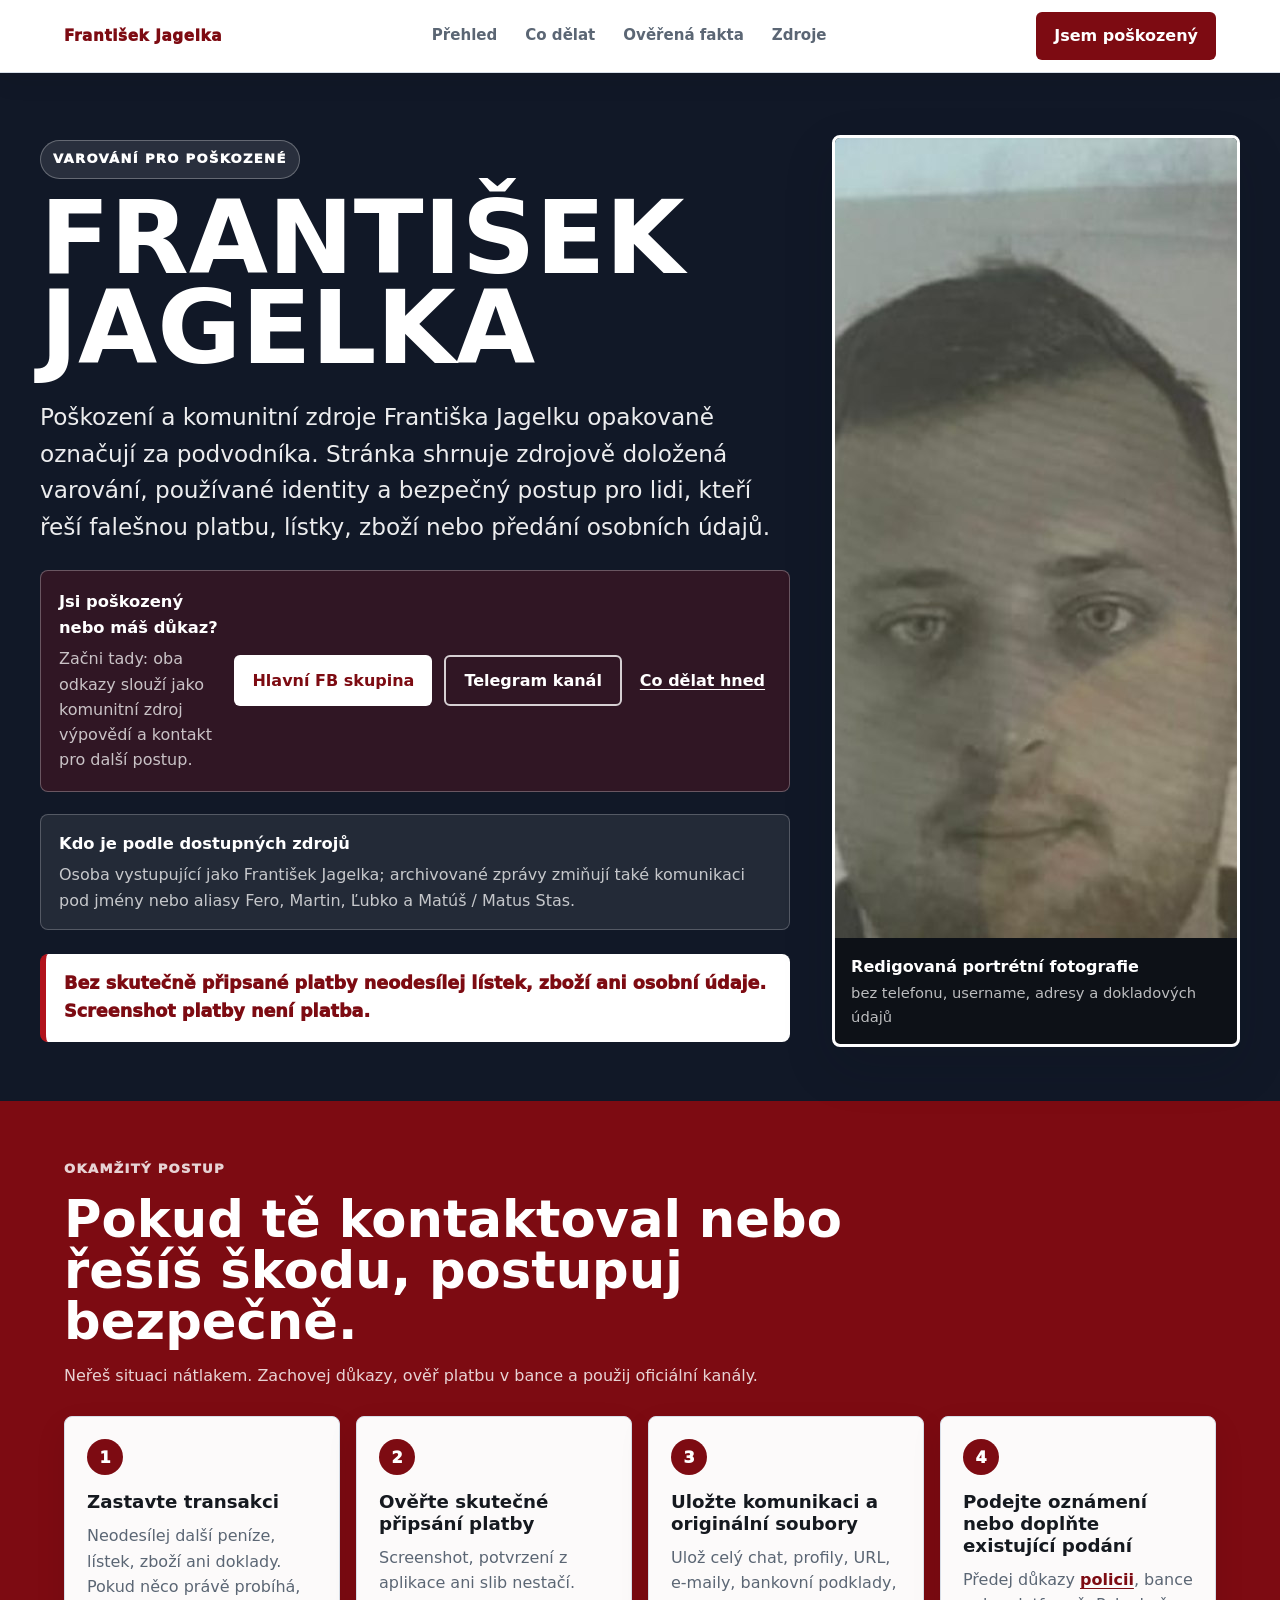
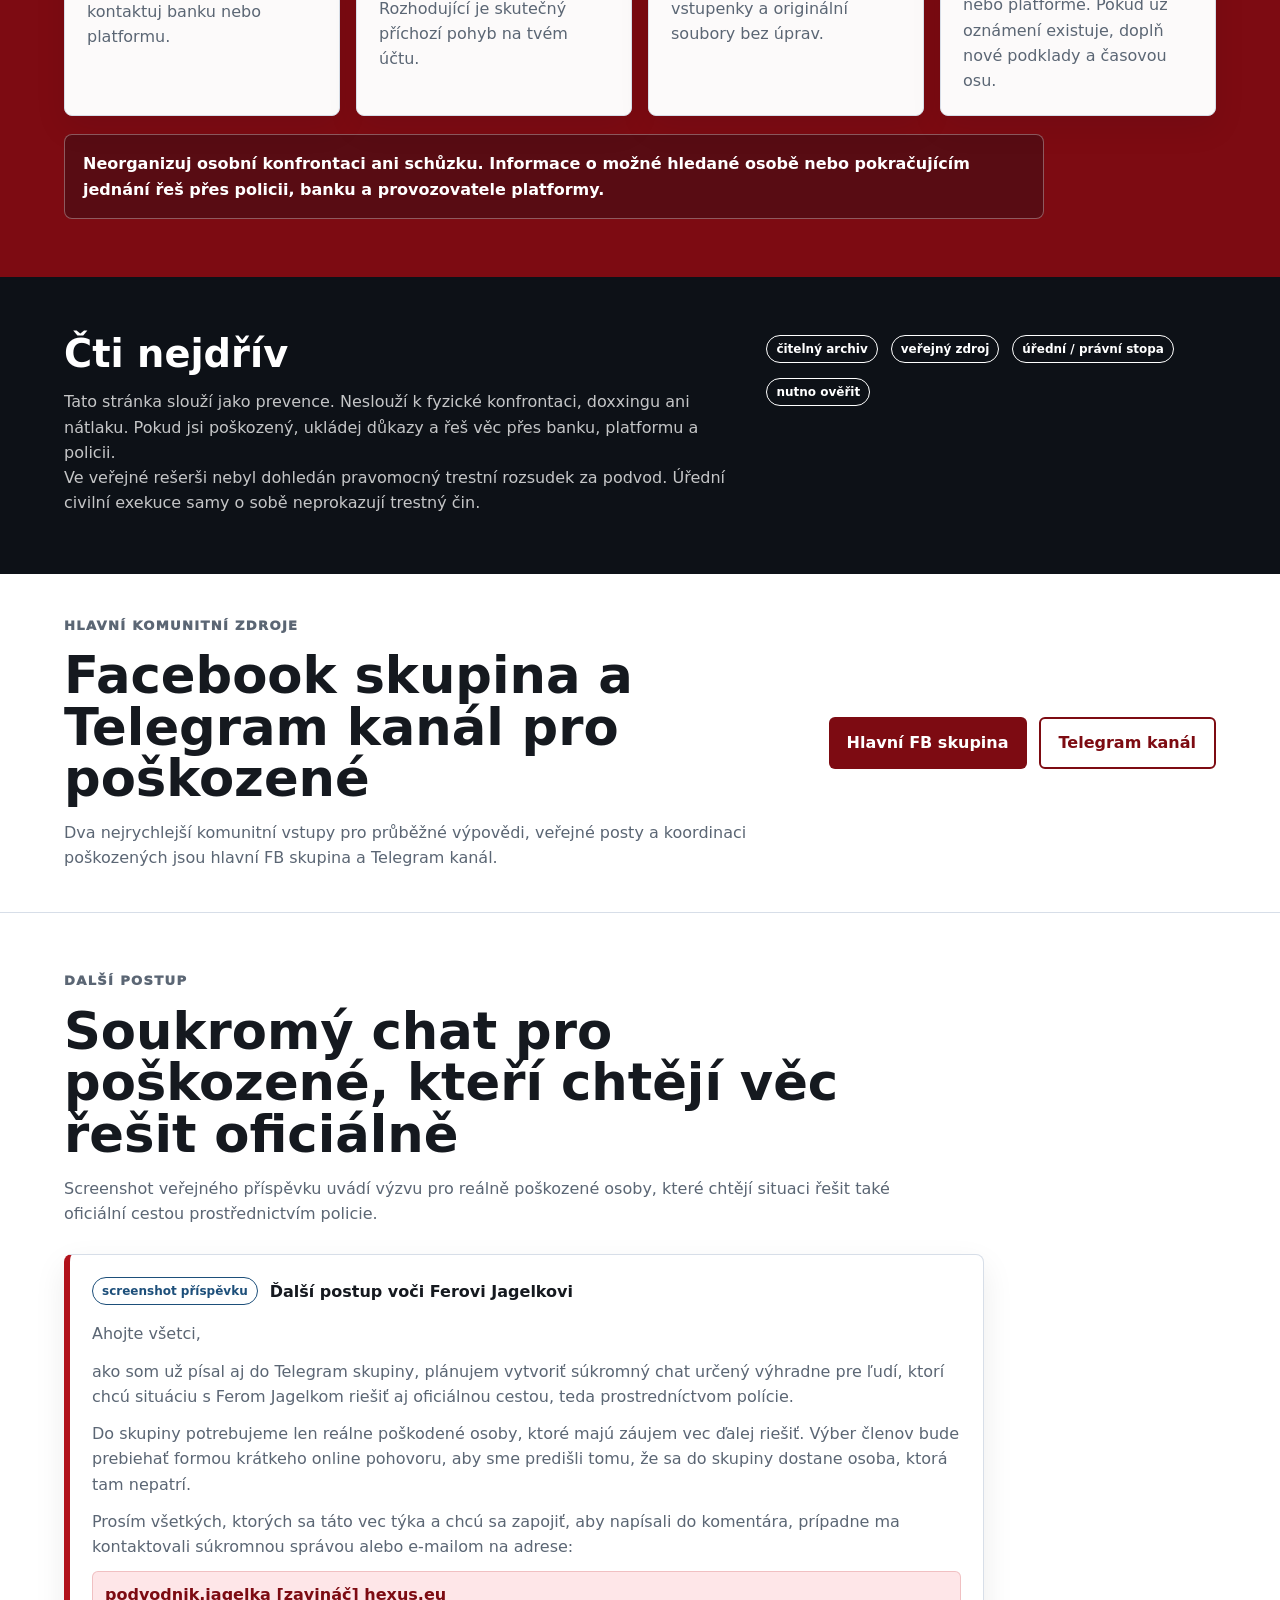
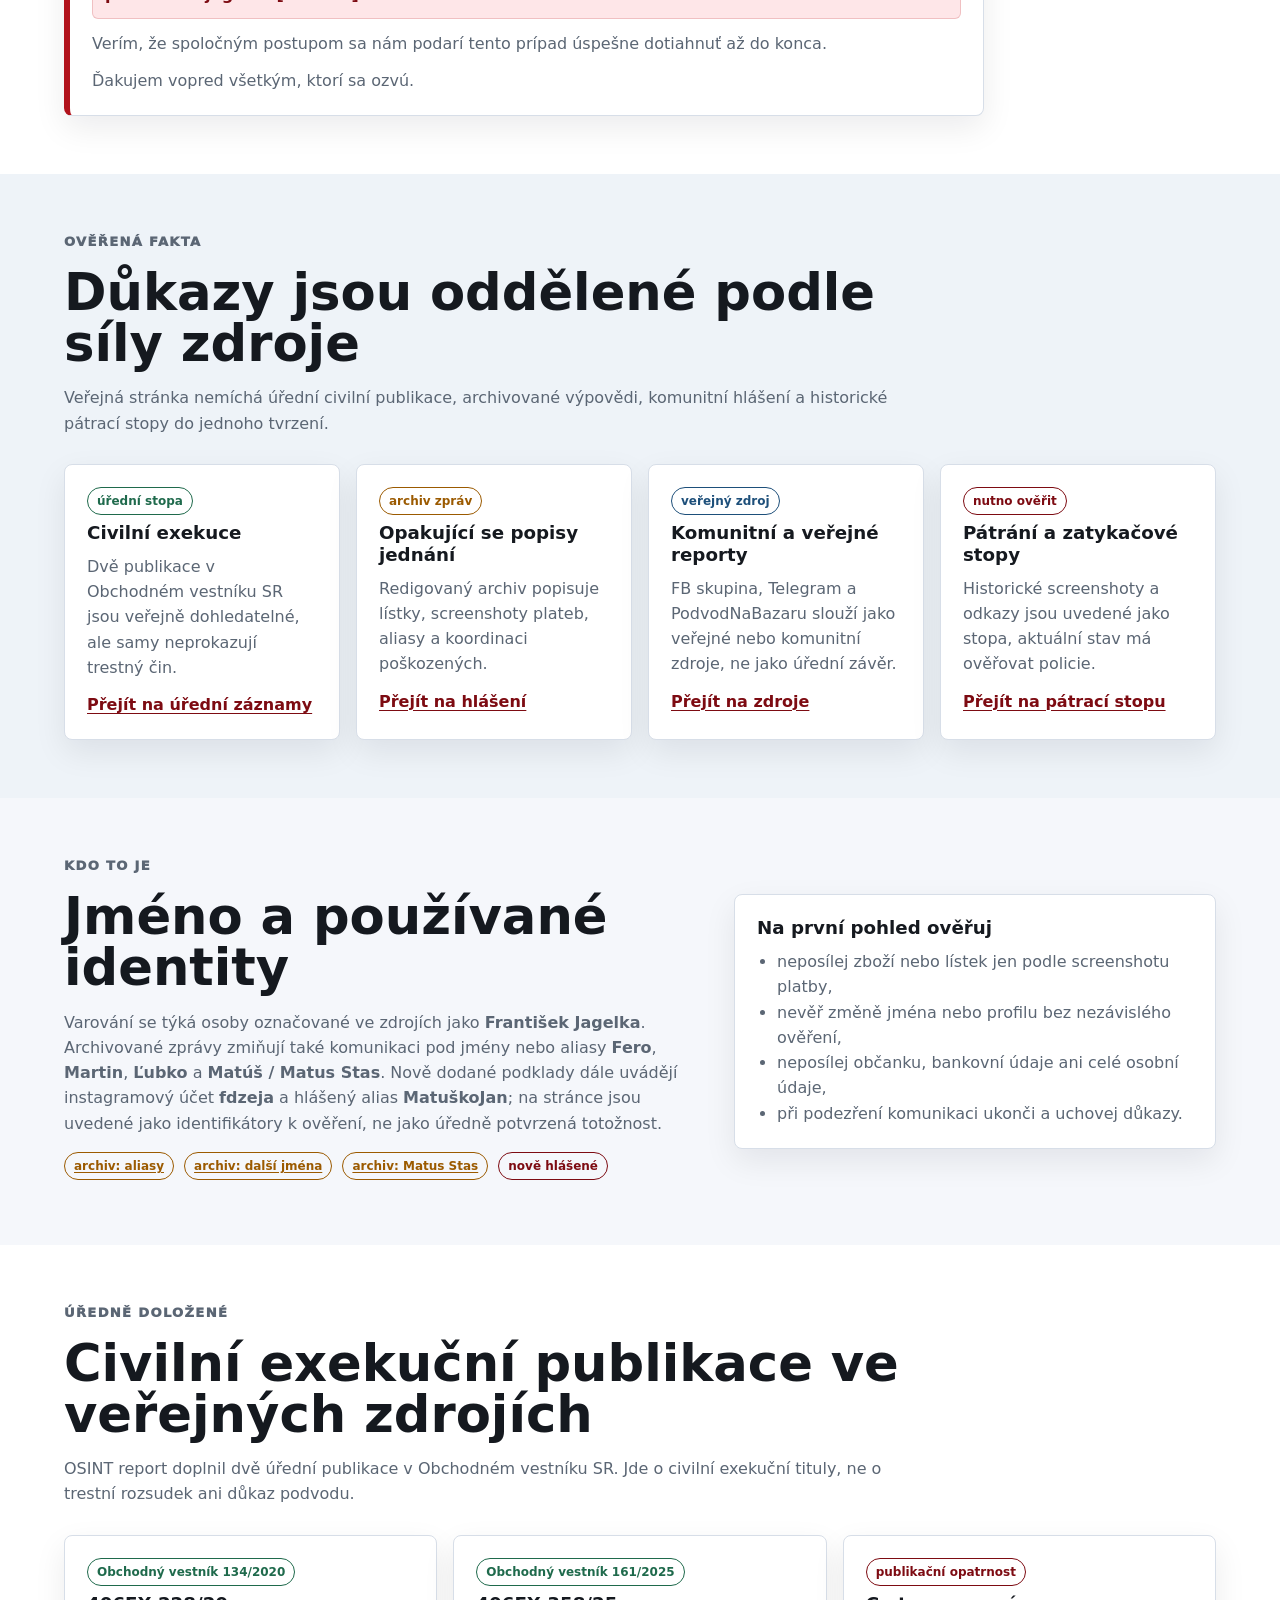
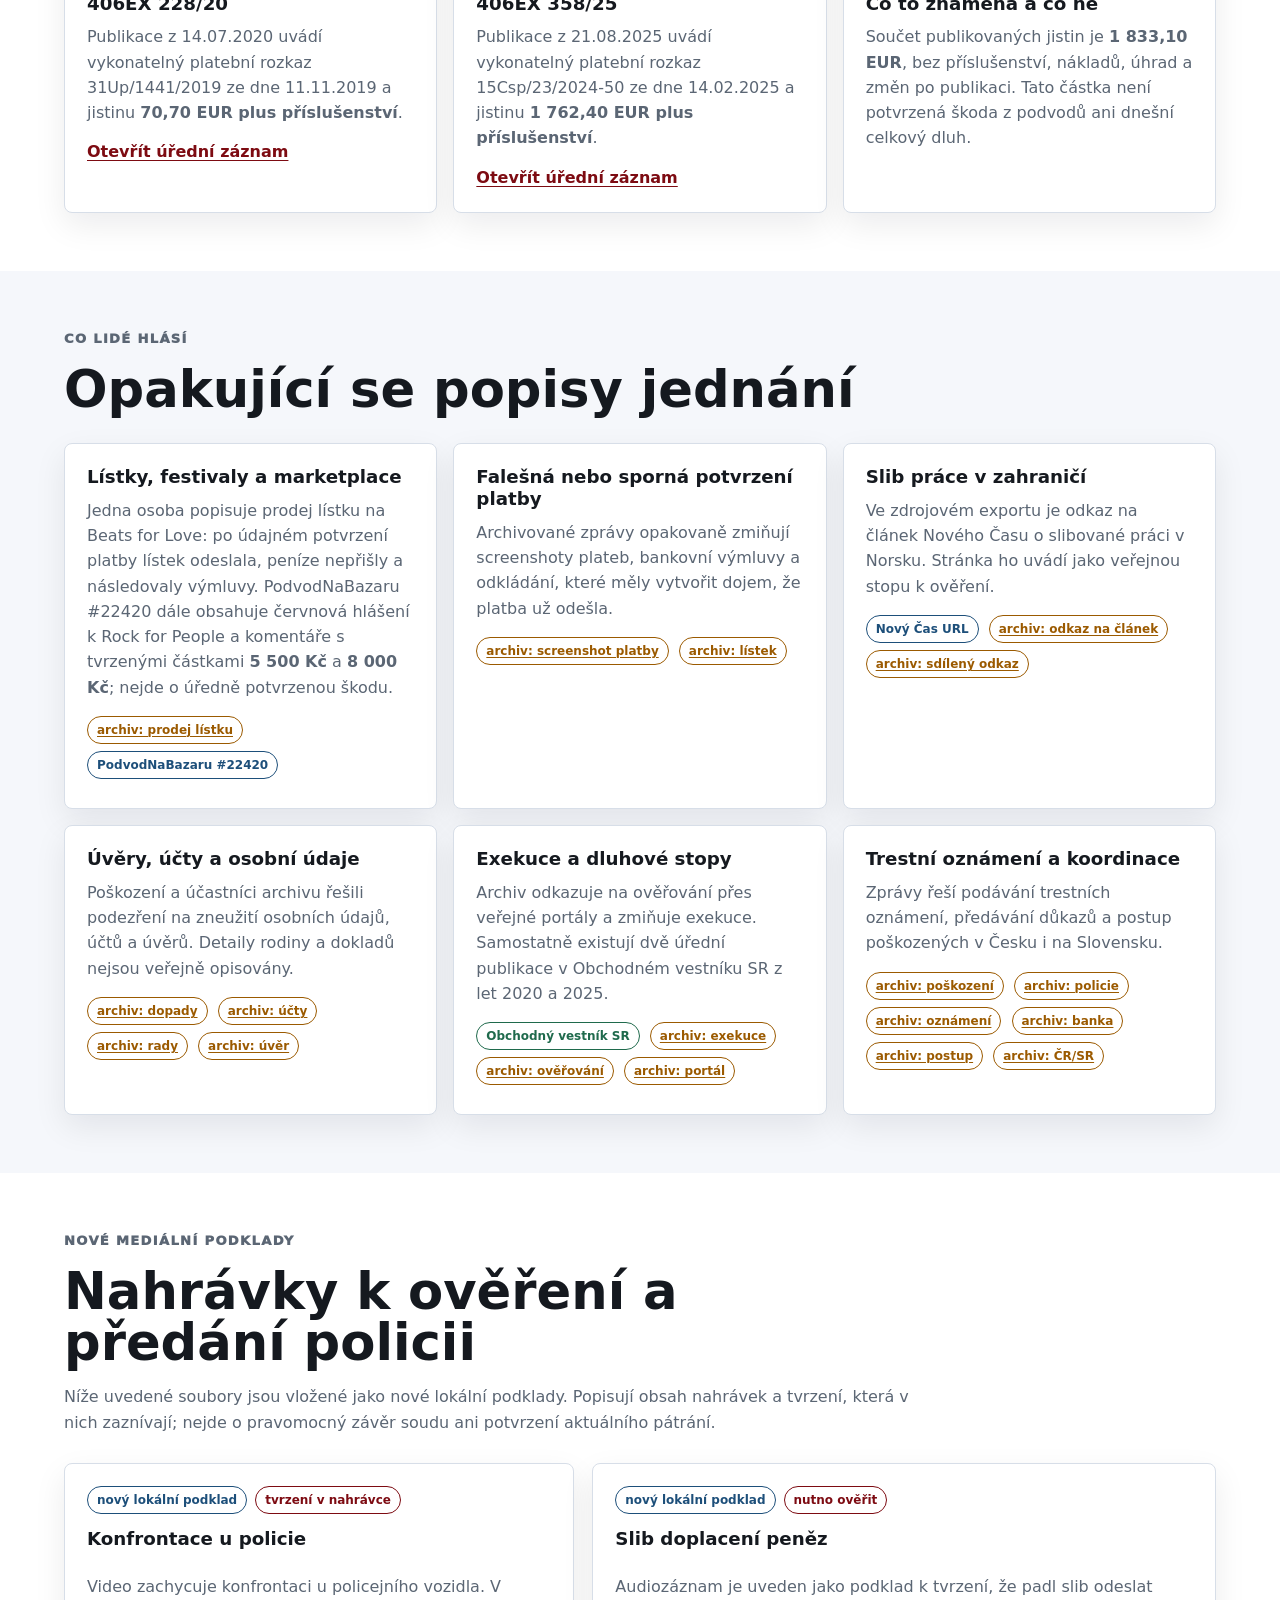
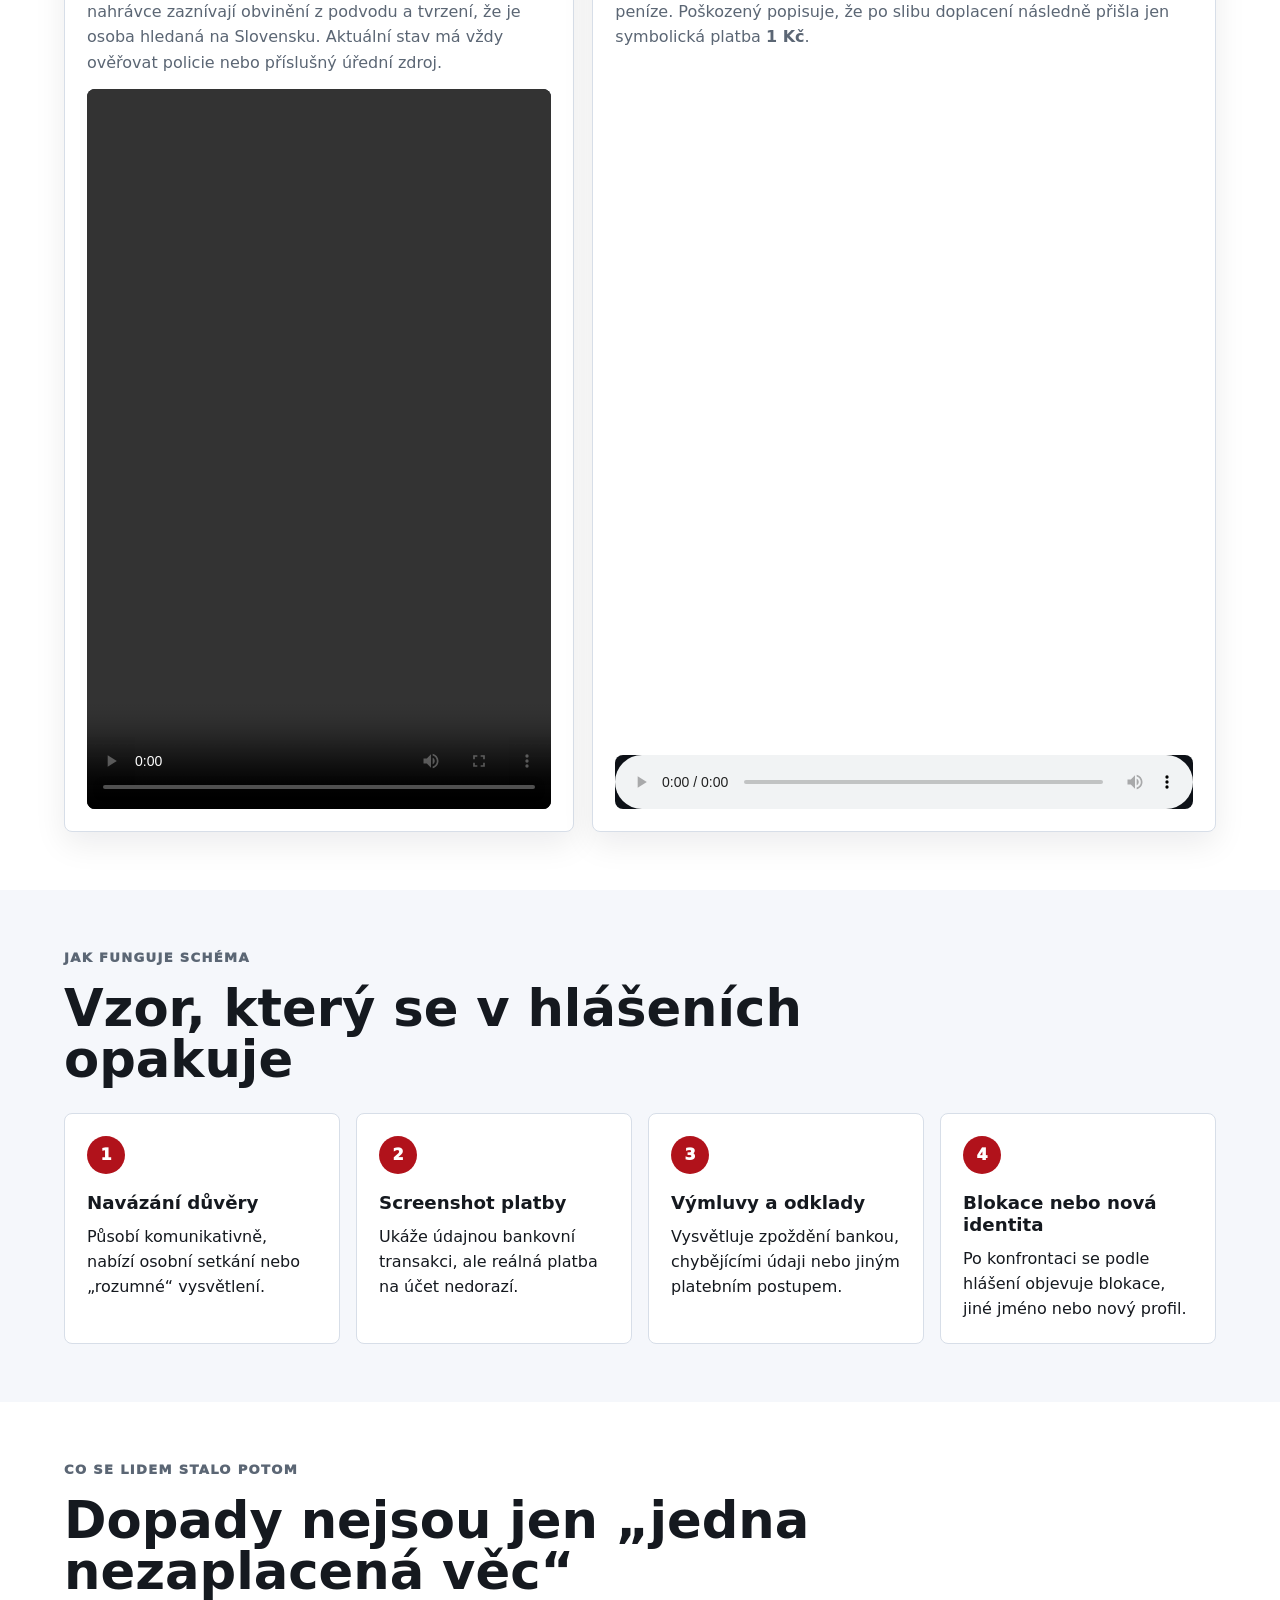
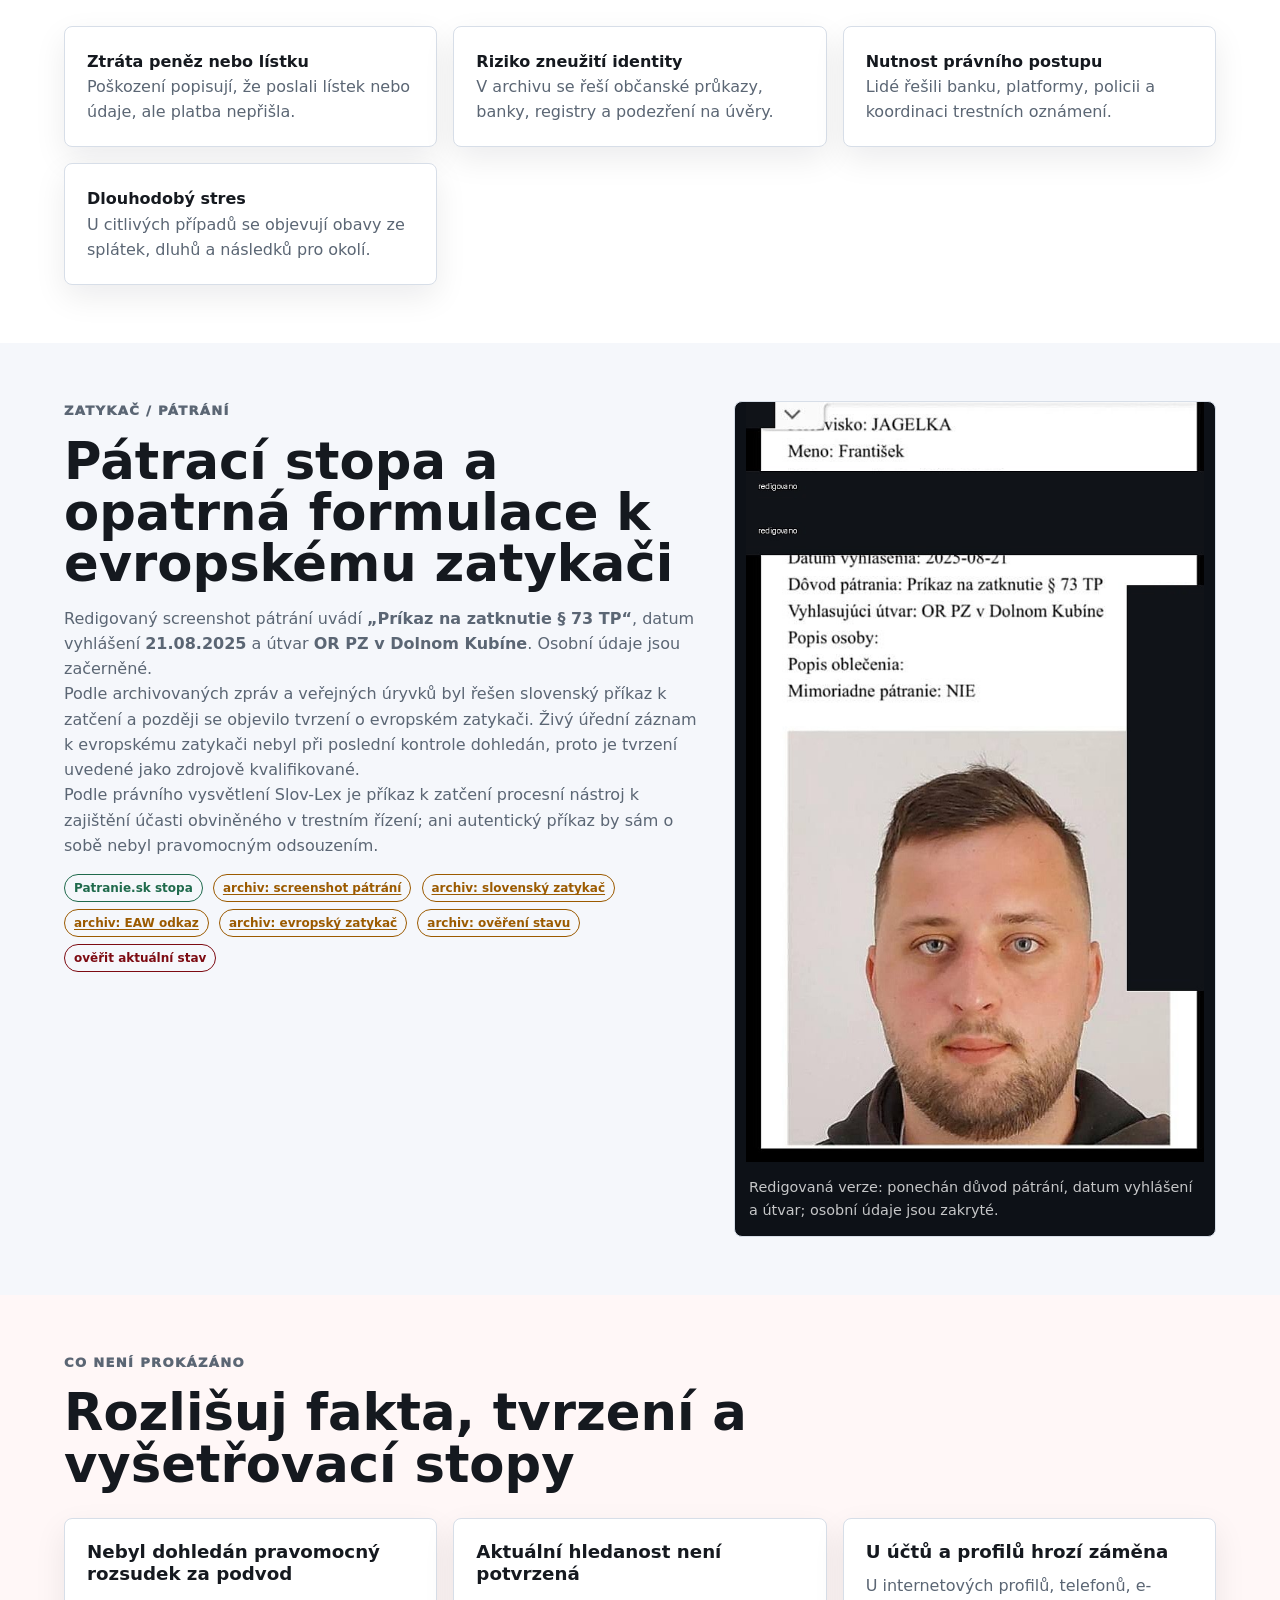
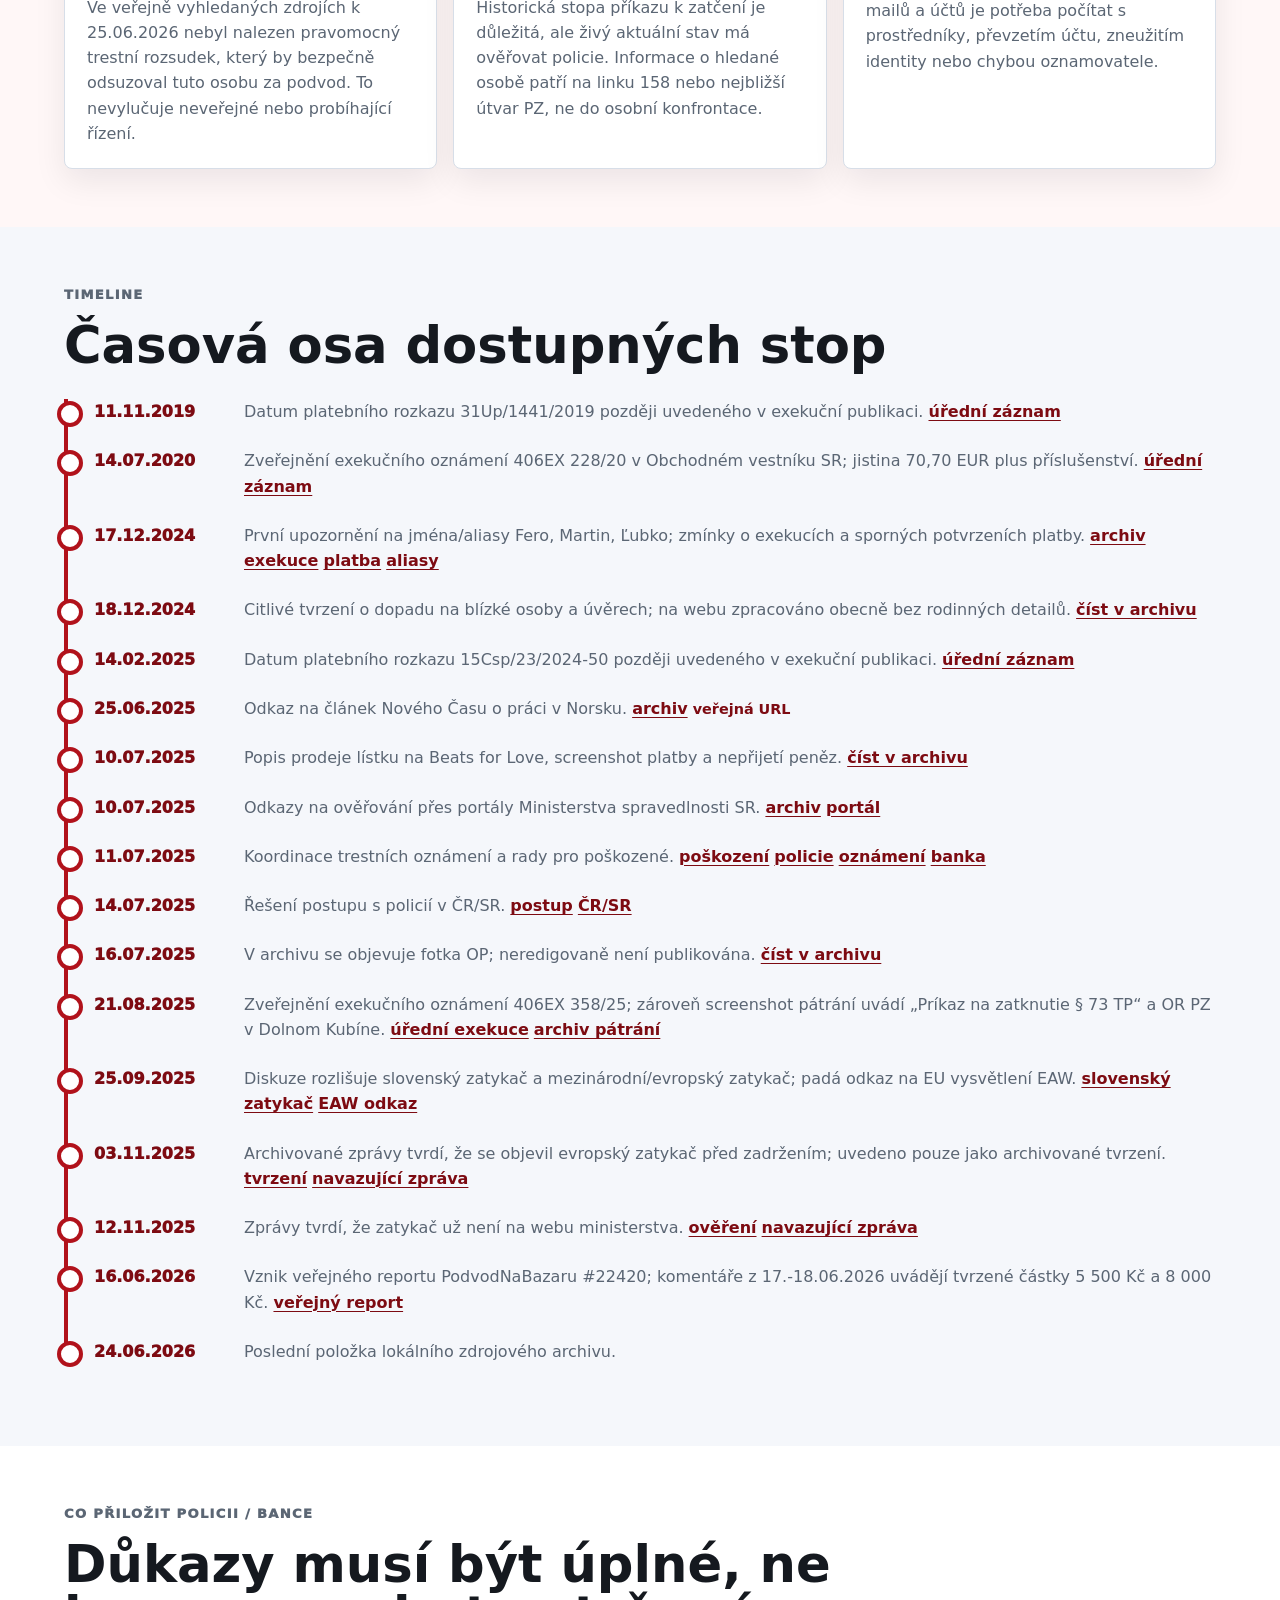
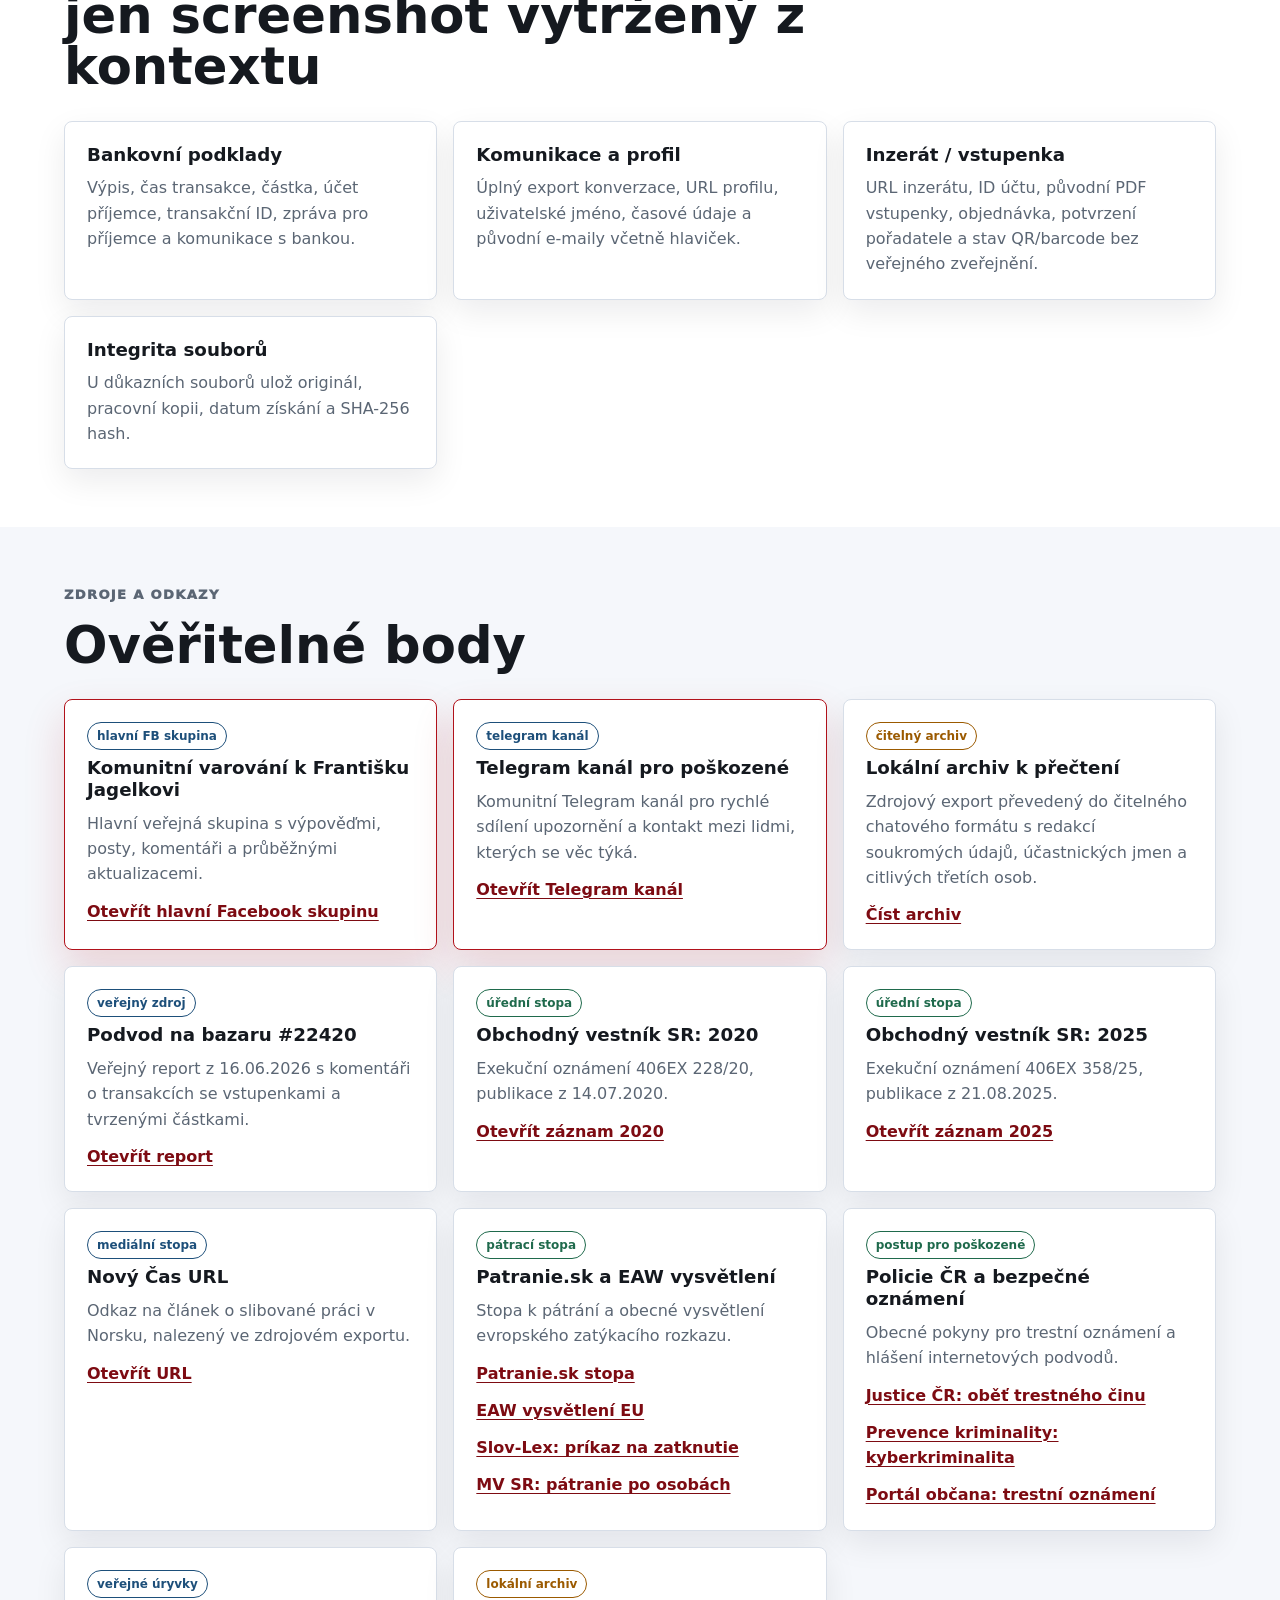
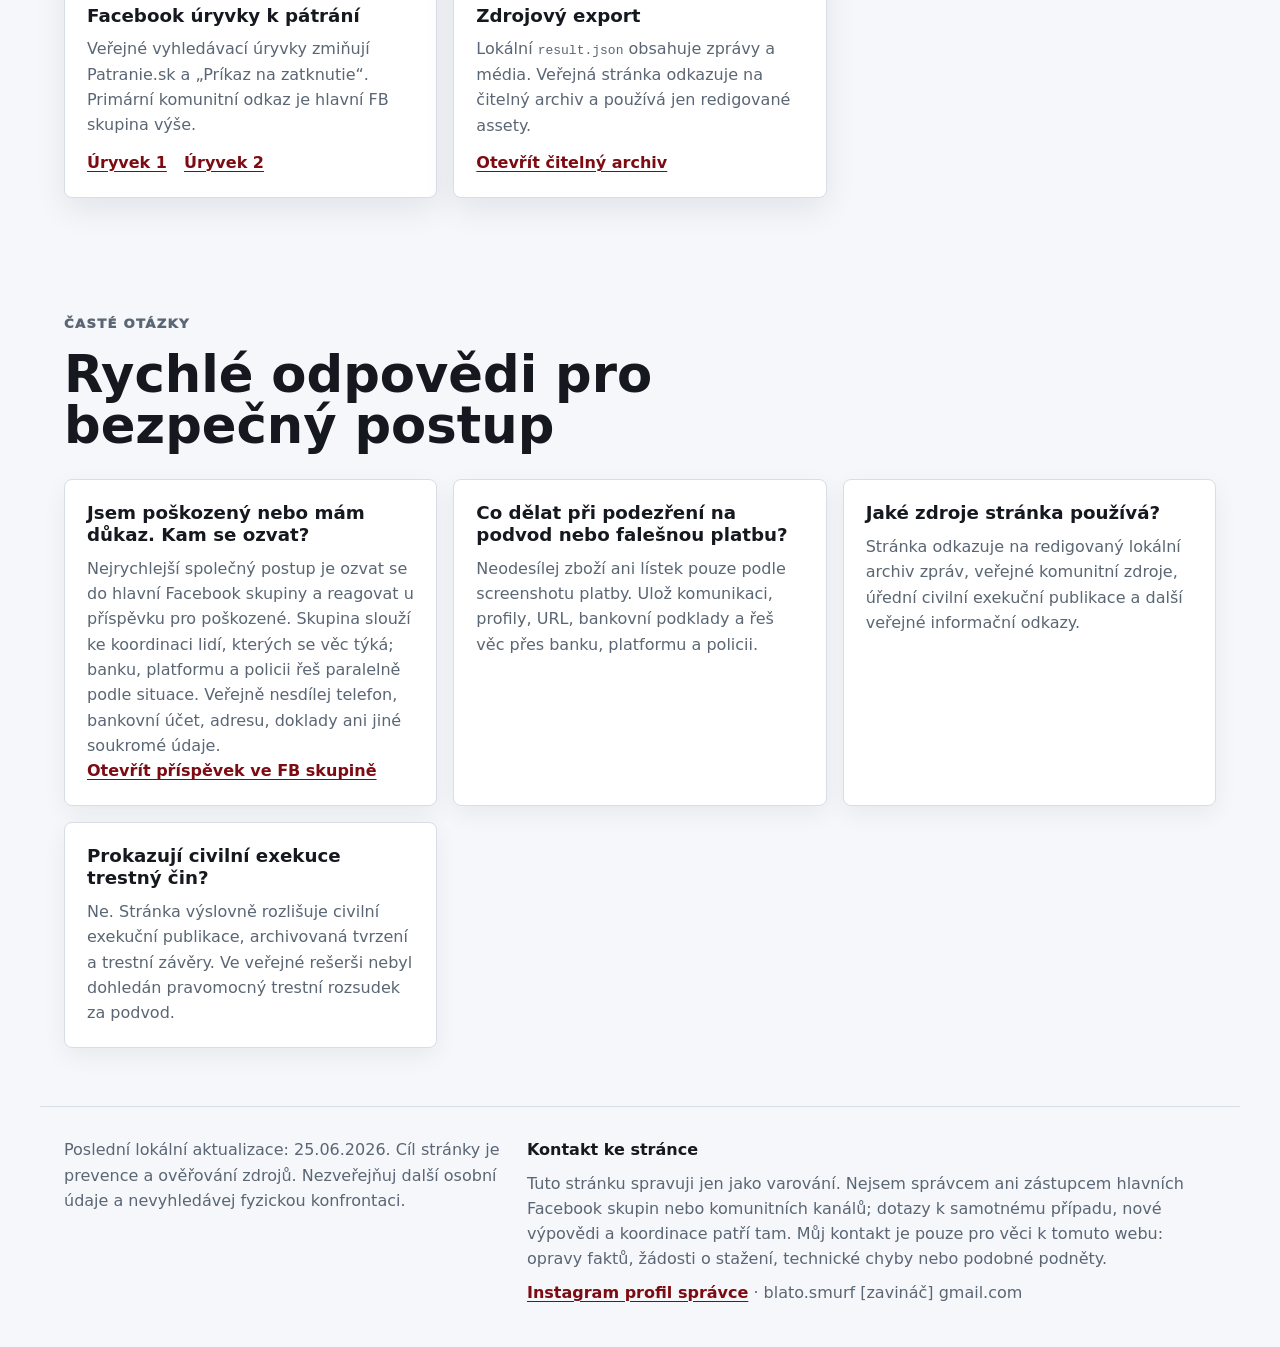
<file: index.html>
<!doctype html>
<html lang="cs">
    <head>
        <meta charset="utf-8" />
        <meta name="viewport" content="width=device-width, initial-scale=1" />
        <title>
            František Jagelka: varování před hlášenými podvody a falešnými
            platbami
        </title>
        <meta
            name="description"
            content="Harm-reduction varování k Františku Jagelkovi: poškození popisují podvody, falešné platby, lístky, úvěry a aliasy. Zdroje, timeline a bezpečný postup."
        />
        <meta
            name="robots"
            content="index,follow,max-image-preview:large,max-snippet:-1,max-video-preview:-1"
        />
        <meta name="author" content="Vojtech Petrik" />
        <link rel="canonical" href="https://jagelka.cz/" />
        <link rel="sitemap" type="application/xml" href="/sitemap.xml" />
        <meta property="og:type" content="website" />
        <meta property="og:locale" content="cs_CZ" />
        <meta property="og:site_name" content="Varování: František Jagelka" />
        <meta
            property="og:title"
            content="František Jagelka: varování před hlášenými podvody"
        />
        <meta
            property="og:description"
            content="Zdrojově opatrné varování pro poškozené: falešné platby, lístky, aliasy, civilní exekuce a bezpečný postup."
        />
        <meta property="og:url" content="https://jagelka.cz/" />
        <meta
            property="og:image"
            content="https://jagelka.cz/assets/jagelka-profile-neutral.jpg"
        />
        <meta
            property="og:image:alt"
            content="Neutralizovaný výřez profilové fotografie osoby označované jako František Jagelka"
        />
        <meta property="og:image:width" content="800" />
        <meta property="og:image:height" content="800" />
        <meta property="og:updated_time" content="2026-06-25T16:30:00+02:00" />
        <meta property="article:modified_time" content="2026-06-25T16:30:00+02:00" />
        <meta name="twitter:card" content="summary_large_image" />
        <meta
            name="twitter:title"
            content="František Jagelka: varování před hlášenými podvody"
        />
        <meta
            name="twitter:description"
            content="Zdroje, timeline a bezpečné kroky pro lidi, kteří řeší hlášené podvody, falešné platby nebo předání osobních údajů."
        />
        <meta
            name="twitter:image"
            content="https://jagelka.cz/assets/jagelka-profile-neutral.jpg"
        />
        <meta
            name="twitter:image:alt"
            content="Neutralizovaný výřez profilové fotografie osoby označované jako František Jagelka"
        />
        <link
            rel="icon"
            href="assets/jagelka-profile-neutral.jpg"
            type="image/jpeg"
        />
        <link rel="stylesheet" href="styles.css" />
        <!-- Privacy-friendly analytics by Plausible -->
        <script async src="https://plausible.io/js/pa-UnXjJHlpEwusIikMzFXdQ.js"></script>
        <script>
            window.plausible=window.plausible||function(){(plausible.q=plausible.q||[]).push(arguments)},plausible.init=plausible.init||function(i){plausible.o=i||{}};
            plausible.init()
        </script>
        <script type="application/ld+json">
            {
                "@context": "https://schema.org",
                "@graph": [
                    {
                        "@type": "WebSite",
                        "@id": "https://jagelka.cz/#website",
                        "url": "https://jagelka.cz/",
                        "name": "Varování: František Jagelka",
                        "alternateName": "František Jagelka - varování pro poškozené",
                        "inLanguage": "cs"
                    },
                    {
                        "@type": "BreadcrumbList",
                        "@id": "https://jagelka.cz/#breadcrumb",
                        "itemListElement": [
                            {
                                "@type": "ListItem",
                                "position": 1,
                                "name": "Varování",
                                "item": "https://jagelka.cz/"
                            }
                        ]
                    },
                    {
                        "@type": "WebPage",
                        "@id": "https://jagelka.cz/#webpage",
                        "url": "https://jagelka.cz/",
                        "name": "František Jagelka: varování před hlášenými podvody",
                        "isPartOf": {
                            "@id": "https://jagelka.cz/#website"
                        },
                        "breadcrumb": {
                            "@id": "https://jagelka.cz/#breadcrumb"
                        },
                        "inLanguage": "cs",
                        "datePublished": "2026-06-25",
                        "dateModified": "2026-06-25T16:30:00+02:00",
                        "description": "Harm-reduction varování se zdroji, timeline a bezpečnými kroky pro lidi, kteří řeší hlášené podvody spojované se jménem František Jagelka.",
                        "about": [
                            {
                                "@type": "Thing",
                                "name": "František Jagelka"
                            },
                            {
                                "@type": "Thing",
                                "name": "hlášené podvody a falešné platby"
                            }
                        ],
                        "primaryImageOfPage": {
                            "@type": "ImageObject",
                            "url": "https://jagelka.cz/assets/jagelka-profile-neutral.jpg",
                            "width": 800,
                            "height": 800,
                            "caption": "Neutralizovaný výřez profilové fotografie"
                        }
                    },
                    {
                        "@type": "FAQPage",
                        "@id": "https://jagelka.cz/#faq",
                        "inLanguage": "cs",
                        "mainEntity": [
                            {
                                "@type": "Question",
                                "name": "Jsem poškozený nebo mám důkaz. Kam se ozvat?",
                                "acceptedAnswer": {
                                    "@type": "Answer",
                                    "text": "Nejrychlejší společný postup je ozvat se do hlavní Facebook skupiny a ideálně reagovat u konkrétního příspěvku pro poškozené. Sdílej jen to, co pomůže ověření a koordinaci; telefon, bankovní účet, adresu, doklady nebo jiné soukromé údaje neposílej veřejně. Banku, platformu a policii řeš paralelně podle situace."
                                }
                            },
                            {
                                "@type": "Question",
                                "name": "Co dělat při podezření na podvod nebo falešnou platbu?",
                                "acceptedAnswer": {
                                    "@type": "Answer",
                                    "text": "Neodesílej zboží ani lístek pouze podle screenshotu platby. Ulož komunikaci, profily, URL, bankovní podklady a řeš věc přes banku, platformu a policii."
                                }
                            },
                            {
                                "@type": "Question",
                                "name": "Jaké zdroje stránka používá?",
                                "acceptedAnswer": {
                                    "@type": "Answer",
                                    "text": "Stránka odkazuje na redigovaný lokální archiv zpráv, veřejné komunitní zdroje, úřední civilní exekuční publikace a další veřejné informační odkazy."
                                }
                            },
                            {
                                "@type": "Question",
                                "name": "Prokazují civilní exekuce trestný čin?",
                                "acceptedAnswer": {
                                    "@type": "Answer",
                                    "text": "Ne. Stránka výslovně rozlišuje civilní exekuční publikace, archivovaná tvrzení a trestní závěry. Ve veřejné rešerši nebyl dohledán pravomocný trestní rozsudek za podvod."
                                }
                            }
                        ]
                    }
                ]
            }
        </script>
    </head>
    <body>
        <header class="site-header">
            <nav class="nav" aria-label="Hlavní navigace">
                <a class="brand" href="#overview">František Jagelka</a>
                <div class="nav-links">
                    <a href="#overview">Přehled</a>
                    <a href="#what-to-do">Co dělat</a>
                    <a href="#verified">Ověřená fakta</a>
                    <a href="#sources">Zdroje</a>
                </div>
                <a class="button nav-cta" href="#what-to-do">Jsem poškozený</a>
            </nav>
        </header>

        <main>
            <section class="hero" id="overview" aria-labelledby="hero-title">
                <div class="hero-grid">
                    <div class="hero-copy">
                        <p class="alert-kicker">Varování pro poškozené</p>
                        <h1 id="hero-title">František Jagelka</h1>
                        <p class="hero-lead">
                            Poškození a komunitní zdroje Františka Jagelku
                            opakovaně označují za podvodníka. Stránka shrnuje
                            zdrojově doložená varování, používané identity a
                            bezpečný postup pro lidi, kteří řeší falešnou
                            platbu, lístky, zboží nebo předání osobních údajů.
                        </p>
						
						<div
                            class="victim-link-panel"
                            aria-label="Hlavní odkazy pro poškozené a důkazy"
                        >
                            <div>
                                <strong>Jsi poškozený nebo máš důkaz?</strong>
                                <p>
                                    Začni tady: oba odkazy slouží jako komunitní
                                    zdroj výpovědí a kontakt pro další postup.
                                </p>
                            </div>
                            <div class="hero-actions">
                                <a
                                    class="button primary"
                                    href="https://www.facebook.com/groups/563995826650756/"
                                    target="_blank"
                                    rel="noopener noreferrer"
                                    >Hlavní FB skupina</a
                                >
                                <a
                                    class="button secondary"
                                    href="https://t.me/ojebavacjagelka"
                                    target="_blank"
                                    rel="noopener noreferrer"
                                    >Telegram kanál</a
                                >
                                <a class="button text-link" href="#what-to-do"
                                    >Co dělat hned</a
                                >
                            </div>
                        </div>
						
                        <div
                            class="identity-brief"
                            aria-label="Kdo je podle dostupných zdrojů"
                        >
                            <strong>Kdo je podle dostupných zdrojů</strong>
                            <p>
                                Osoba vystupující jako František Jagelka;
                                archivované zprávy zmiňují také komunikaci pod
                                jmény nebo aliasy Fero, Martin, Ľubko a Matúš /
                                Matus Stas.
                            </p>
                        </div>
                        <p class="payment-warning">
                            Bez skutečně připsané platby neodesílej lístek,
                            zboží ani osobní údaje. Screenshot platby není
                            platba.
                        </p>

                    </div>

                    <aside
                        class="person-panel"
                        aria-label="Identifikační fotografie"
                    >
                        <img
                            src="assets/jagelka-profile-neutral.jpg"
                            alt="Neutralizovaný výřez profilové fotografie osoby označované jako František Jagelka"
                            width="800"
                            height="800"
                            loading="eager"
                            decoding="async"
                            fetchpriority="high"
                        />
                        <div class="person-caption">
                            <strong>Redigovaná portrétní fotografie</strong>
                            <span
                                >bez telefonu, username, adresy a dokladových
                                údajů</span
                            >
                        </div>
                    </aside>
                </div>
            </section>

            <section
                class="section action"
                id="what-to-do"
                aria-labelledby="what-title"
            >
                <div class="section-heading">
                    <p class="eyebrow">Okamžitý postup</p>
                    <h2 id="what-title">
                        Pokud tě kontaktoval nebo řešíš škodu, postupuj
                        bezpečně.
                    </h2>
                    <p>
                        Neřeš situaci nátlakem. Zachovej důkazy, ověř platbu v
                        bance a použij oficiální kanály.
                    </p>
                </div>
                <div class="action-grid numbered">
                    <article>
                        <span>1</span>
                        <h3>Zastavte transakci</h3>
                        <p>
                            Neodesílej další peníze, lístek, zboží ani doklady.
                            Pokud něco právě probíhá, kontaktuj banku nebo
                            platformu.
                        </p>
                    </article>
                    <article>
                        <span>2</span>
                        <h3>Ověřte skutečné připsání platby</h3>
                        <p>
                            Screenshot, potvrzení z aplikace ani slib nestačí.
                            Rozhodující je skutečný příchozí pohyb na tvém účtu.
                        </p>
                    </article>
                    <article>
                        <span>3</span>
                        <h3>Uložte komunikaci a originální soubory</h3>
                        <p>
                            Ulož celý chat, profily, URL, e-maily, bankovní
                            podklady, vstupenky a originální soubory bez úprav.
                        </p>
                    </article>
                    <article>
                        <span>4</span>
                        <h3>Podejte oznámení nebo doplňte existující podání</h3>
                        <p>
                            Předej důkazy
                            <a
                                href="https://policie.gov.cz/clanek/oznameni-trestneho-cinu.aspx"
                                target="_blank"
                                rel="noopener noreferrer"
                                >policii</a
                            >, bance nebo platformě. Pokud už oznámení
                            existuje, doplň nové podklady a časovou osu.
                        </p>
                    </article>
                </div>
                <p class="emergency-note">
                    Neorganizuj osobní konfrontaci ani schůzku. Informace o
                    možné hledané osobě nebo pokračujícím jednání řeš přes
                    policii, banku a provozovatele platformy.
                </p>
            </section>

            <section class="warning-band" aria-labelledby="read-first">
                <div>
                    <h2 id="read-first">Čti nejdřív</h2>
                    <p>
                        Tato stránka slouží jako prevence. Neslouží k fyzické
                        konfrontaci, doxxingu ani nátlaku. Pokud jsi poškozený,
                        ukládej důkazy a řeš věc přes banku, platformu a
                        policii.
                    </p>
                    <p>
                        Ve veřejné rešerši nebyl dohledán pravomocný trestní
                        rozsudek za podvod. Úřední civilní exekuce samy o sobě
                        neprokazují trestný čin.
                    </p>
                </div>
                <div class="source-key" aria-label="Typy zdrojů">
                    <span class="badge archive">čitelný archiv</span>
                    <span class="badge public">veřejný zdroj</span>
                    <span class="badge official">úřední / právní stopa</span>
                    <span class="badge caveat">nutno ověřit</span>
                </div>
            </section>

            <section class="fb-callout" aria-labelledby="fb-title">
                <div>
                    <p class="eyebrow">Hlavní komunitní zdroje</p>
                    <h2 id="fb-title">
                        Facebook skupina a Telegram kanál pro poškozené
                    </h2>
                    <p>
                        Dva nejrychlejší komunitní vstupy pro průběžné výpovědi,
                        veřejné posty a koordinaci poškozených jsou hlavní FB
                        skupina a Telegram kanál.
                    </p>
                </div>
                <div class="fb-actions">
                    <a
                        class="button primary dark"
                        href="https://www.facebook.com/groups/563995826650756/"
                        target="_blank"
                        rel="noopener noreferrer"
                        >Hlavní FB skupina</a
                    >
                    <a
                        class="button secondary dark"
                        href="https://t.me/ojebavacjagelka"
                        target="_blank"
                        rel="noopener noreferrer"
                        >Telegram kanál</a
                    >
                </div>
            </section>

            <section
                class="section next-steps"
                id="next-steps"
                aria-labelledby="next-steps-title"
            >
                <div class="section-heading">
                    <p class="eyebrow">Další postup</p>
                    <h2 id="next-steps-title">
                        Soukromý chat pro poškozené, kteří chtějí věc řešit
                        oficiálně
                    </h2>
                    <p>
                        Screenshot veřejného příspěvku uvádí výzvu pro reálně
                        poškozené osoby, které chtějí situaci řešit také
                        oficiální cestou prostřednictvím policie.
                    </p>
                </div>

                <article
                    class="announcement"
                    aria-label="Přepis veřejného příspěvku k dalšímu postupu"
                >
                    <div class="announcement-meta">
                        <span class="badge public">screenshot příspěvku</span>
                        <strong>Ďalší postup voči Ferovi Jagelkovi</strong>
                    </div>
                    <div class="announcement-body">
                        <p>Ahojte všetci,</p>
                        <p>
                            ako som už písal aj do Telegram skupiny, plánujem
                            vytvoriť súkromný chat určený výhradne pre ľudí,
                            ktorí chcú situáciu s Ferom Jagelkom riešiť aj
                            oficiálnou cestou, teda prostredníctvom polície.
                        </p>
                        <p>
                            Do skupiny potrebujeme len reálne poškodené osoby,
                            ktoré majú záujem vec ďalej riešiť. Výber členov
                            bude prebiehať formou krátkeho online pohovoru, aby
                            sme predišli tomu, že sa do skupiny dostane osoba,
                            ktorá tam nepatrí.
                        </p>
                        <p>
                            Prosím všetkých, ktorých sa táto vec týka a chcú sa
                            zapojiť, aby napísali do komentára, prípadne ma
                            kontaktovali súkromnou správou alebo e-mailom na
                            adrese:
                        </p>
                        <p class="contact-line">
                            podvodnik.jagelka [zavináč] hexus.eu
                        </p>
                        <p>
                            Verím, že spoločným postupom sa nám podarí tento
                            prípad úspešne dotiahnuť až do konca.
                        </p>
                        <p>Ďakujem vopred všetkým, ktorí sa ozvú.</p>
                    </div>
                </article>
            </section>

            <section
                class="section verified-overview"
                id="verified"
                aria-labelledby="verified-title"
            >
                <div class="section-heading">
                    <p class="eyebrow">Ověřená fakta</p>
                    <h2 id="verified-title">
                        Důkazy jsou oddělené podle síly zdroje
                    </h2>
                    <p>
                        Veřejná stránka nemíchá úřední civilní publikace,
                        archivované výpovědi, komunitní hlášení a historické
                        pátrací stopy do jednoho tvrzení.
                    </p>
                </div>
                <div class="verified-grid">
                    <article>
                        <span class="badge official">úřední stopa</span>
                        <h3>Civilní exekuce</h3>
                        <p>
                            Dvě publikace v Obchodném vestníku SR jsou veřejně
                            dohledatelné, ale samy neprokazují trestný čin.
                        </p>
                        <a href="#official">Přejít na úřední záznamy</a>
                    </article>
                    <article>
                        <span class="badge archive">archiv zpráv</span>
                        <h3>Opakující se popisy jednání</h3>
                        <p>
                            Redigovaný archiv popisuje lístky, screenshoty
                            plateb, aliasy a koordinaci poškozených.
                        </p>
                        <a href="#did">Přejít na hlášení</a>
                    </article>
                    <article>
                        <span class="badge public">veřejný zdroj</span>
                        <h3>Komunitní a veřejné reporty</h3>
                        <p>
                            FB skupina, Telegram a PodvodNaBazaru slouží jako
                            veřejné nebo komunitní zdroje, ne jako úřední závěr.
                        </p>
                        <a href="#sources">Přejít na zdroje</a>
                    </article>
                    <article>
                        <span class="badge caveat">nutno ověřit</span>
                        <h3>Pátrání a zatykačové stopy</h3>
                        <p>
                            Historické screenshoty a odkazy jsou uvedené jako
                            stopa, aktuální stav má ověřovat policie.
                        </p>
                        <a href="#warrant">Přejít na pátrací stopu</a>
                    </article>
                </div>
            </section>

            <section class="section split" id="who" aria-labelledby="who-title">
                <div>
                    <p class="eyebrow">Kdo to je</p>
                    <h2 id="who-title">Jméno a používané identity</h2>
                    <p>
                        Varování se týká osoby označované ve zdrojích jako
                        <strong>František Jagelka</strong>. Archivované zprávy
                        zmiňují také komunikaci pod jmény nebo aliasy
                        <strong>Fero</strong>, <strong>Martin</strong>,
                        <strong>Ľubko</strong> a
                        <strong>Matúš / Matus Stas</strong>.
                        Nově dodané podklady dále uvádějí instagramový účet
                        <strong>fdzeja</strong> a hlášený alias
                        <strong>MatuškoJan</strong>; na stránce jsou uvedené
                        jako identifikátory k ověření, ne jako úředně potvrzená
                        totožnost.
                    </p>
                    <p class="source-line">
                        <a class="badge archive" href="archive.html#m15"
                            >archiv: aliasy</a
                        >
                        <a class="badge archive" href="archive.html#m35"
                            >archiv: další jména</a
                        >
                        <a class="badge archive" href="archive.html#m1305"
                            >archiv: Matus Stas</a
                        >
                        <span class="badge caveat">nově hlášené</span>
                    </p>
                </div>
                <div class="identity-card">
                    <h3>Na první pohled ověřuj</h3>
                    <ul>
                        <li>
                            neposílej zboží nebo lístek jen podle screenshotu
                            platby,
                        </li>
                        <li>
                            nevěř změně jména nebo profilu bez nezávislého
                            ověření,
                        </li>
                        <li>
                            neposílej občanku, bankovní údaje ani celé osobní
                            údaje,
                        </li>
                        <li>
                            při podezření komunikaci ukonči a uchovej důkazy.
                        </li>
                    </ul>
                </div>
            </section>

            <section
                class="section official-section"
                id="official"
                aria-labelledby="official-title"
            >
                <div class="section-heading">
                    <p class="eyebrow">Úředně doložené</p>
                    <h2 id="official-title">
                        Civilní exekuční publikace ve veřejných zdrojích
                    </h2>
                    <p>
                        OSINT report doplnil dvě úřední publikace v Obchodném
                        vestníku SR. Jde o civilní exekuční tituly, ne o trestní
                        rozsudek ani důkaz podvodu.
                    </p>
                </div>

                <div class="evidence-grid">
                    <article>
                        <span class="badge official"
                            >Obchodný vestník 134/2020</span
                        >
                        <h3>406EX 228/20</h3>
                        <p>
                            Publikace z 14.07.2020 uvádí vykonatelný platební
                            rozkaz 31Up/1441/2019 ze dne 11.11.2019 a jistinu
                            <strong>70,70 EUR plus příslušenství</strong>.
                        </p>
                        <a
                            href="https://obchodnyvestnik.justice.gov.sk/ObchodnyVestnik/Formular/FormularDetail.aspx?IdFormular=2614961"
                            target="_blank"
                            rel="noopener noreferrer"
                            >Otevřít úřední záznam</a
                        >
                    </article>
                    <article>
                        <span class="badge official"
                            >Obchodný vestník 161/2025</span
                        >
                        <h3>406EX 358/25</h3>
                        <p>
                            Publikace z 21.08.2025 uvádí vykonatelný platební
                            rozkaz 15Csp/23/2024-50 ze dne 14.02.2025 a jistinu
                            <strong>1 762,40 EUR plus příslušenství</strong>.
                        </p>
                        <a
                            href="https://obchodnyvestnik.justice.gov.sk/ObchodnyVestnik/Formular/FormularDetail.aspx?IdFormular=4467093"
                            target="_blank"
                            rel="noopener noreferrer"
                            >Otevřít úřední záznam</a
                        >
                    </article>
                    <article>
                        <span class="badge caveat">publikační opatrnost</span>
                        <h3>Co to znamená a co ne</h3>
                        <p>
                            Součet publikovaných jistin je
                            <strong>1 833,10 EUR</strong>, bez příslušenství,
                            nákladů, úhrad a změn po publikaci. Tato částka není
                            potvrzená škoda z podvodů ani dnešní celkový dluh.
                        </p>
                    </article>
                </div>
            </section>

            <section class="section" id="did" aria-labelledby="did-title">
                <div class="section-heading">
                    <p class="eyebrow">Co lidé hlásí</p>
                    <h2 id="did-title">Opakující se popisy jednání</h2>
                </div>

                <div class="cards">
                    <article>
                        <h3>Lístky, festivaly a marketplace</h3>
                        <p>
                            Jedna osoba popisuje prodej lístku na Beats for
                            Love: po údajném potvrzení platby lístek odeslala,
                            peníze nepřišly a následovaly výmluvy.
                            PodvodNaBazaru #22420 dále obsahuje červnová hlášení
                            k Rock for People a komentáře s tvrzenými částkami
                            <strong>5 500 Kč</strong> a
                            <strong>8 000 Kč</strong>; nejde o úředně potvrzenou
                            škodu.
                        </p>
                        <p class="source-line">
                            <a class="badge archive" href="archive.html#m77"
                                >archiv: prodej lístku</a
                            >
                            <span class="badge public"
                                >PodvodNaBazaru #22420</span
                            >
                        </p>
                    </article>
                    <article>
                        <h3>Falešná nebo sporná potvrzení platby</h3>
                        <p>
                            Archivované zprávy opakovaně zmiňují screenshoty
                            plateb, bankovní výmluvy a odkládání, které měly
                            vytvořit dojem, že platba už odešla.
                        </p>
                        <p class="source-line">
                            <a class="badge archive" href="archive.html#m30"
                                >archiv: screenshot platby</a
                            >
                            <a class="badge archive" href="archive.html#m77"
                                >archiv: lístek</a
                            >
                        </p>
                    </article>
                    <article>
                        <h3>Slib práce v zahraničí</h3>
                        <p>
                            Ve zdrojovém exportu je odkaz na článek Nového Času
                            o slibované práci v Norsku. Stránka ho uvádí jako
                            veřejnou stopu k ověření.
                        </p>
                        <p class="source-line">
                            <span class="badge public">Nový Čas URL</span>
                            <a class="badge archive" href="archive.html#m50"
                                >archiv: odkaz na článek</a
                            >
                            <a class="badge archive" href="archive.html#m75"
                                >archiv: sdílený odkaz</a
                            >
                        </p>
                    </article>
                    <article>
                        <h3>Úvěry, účty a osobní údaje</h3>
                        <p>
                            Poškození a účastníci archivu řešili podezření na
                            zneužití osobních údajů, účtů a úvěrů. Detaily
                            rodiny a dokladů nejsou veřejně opisovány.
                        </p>
                        <p class="source-line">
                            <a class="badge archive" href="archive.html#m47"
                                >archiv: dopady</a
                            >
                            <a class="badge archive" href="archive.html#m51"
                                >archiv: účty</a
                            >
                            <a class="badge archive" href="archive.html#m112"
                                >archiv: rady</a
                            >
                            <a class="badge archive" href="archive.html#m634"
                                >archiv: úvěr</a
                            >
                        </p>
                    </article>
                    <article>
                        <h3>Exekuce a dluhové stopy</h3>
                        <p>
                            Archiv odkazuje na ověřování přes veřejné portály a
                            zmiňuje exekuce. Samostatně existují dvě úřední
                            publikace v Obchodném vestníku SR z let 2020 a 2025.
                        </p>
                        <p class="source-line">
                            <span class="badge official"
                                >Obchodný vestník SR</span
                            >
                            <a class="badge archive" href="archive.html#m21"
                                >archiv: exekuce</a
                            >
                            <a class="badge archive" href="archive.html#m86"
                                >archiv: ověřování</a
                            >
                            <a class="badge archive" href="archive.html#m1110"
                                >archiv: portál</a
                            >
                        </p>
                    </article>
                    <article>
                        <h3>Trestní oznámení a koordinace</h3>
                        <p>
                            Zprávy řeší podávání trestních oznámení, předávání
                            důkazů a postup poškozených v Česku i na Slovensku.
                        </p>
                        <p class="source-line">
                            <a class="badge archive" href="archive.html#m216"
                                >archiv: poškození</a
                            >
                            <a class="badge archive" href="archive.html#m231"
                                >archiv: policie</a
                            >
                            <a class="badge archive" href="archive.html#m235"
                                >archiv: oznámení</a
                            >
                            <a class="badge archive" href="archive.html#m245"
                                >archiv: banka</a
                            >
                            <a class="badge archive" href="archive.html#m410"
                                >archiv: postup</a
                            >
                            <a class="badge archive" href="archive.html#m579"
                                >archiv: ČR/SR</a
                            >
                        </p>
                    </article>
                </div>
            </section>

            <section
                class="section media-evidence"
                id="media-evidence"
                aria-labelledby="media-evidence-title"
            >
                <div class="section-heading">
                    <p class="eyebrow">Nové mediální podklady</p>
                    <h2 id="media-evidence-title">
                        Nahrávky k ověření a předání policii
                    </h2>
                    <p>
                        Níže uvedené soubory jsou vložené jako nové lokální
                        podklady. Popisují obsah nahrávek a tvrzení, která v
                        nich zaznívají; nejde o pravomocný závěr soudu ani
                        potvrzení aktuálního pátrání.
                    </p>
                </div>

                <div class="media-grid">
                    <article class="media-card">
                        <div class="media-card-header">
                            <span class="badge public">nový lokální podklad</span>
                            <span class="badge caveat">tvrzení v nahrávce</span>
                        </div>
                        <h3>Konfrontace u policie</h3>
                        <p>
                            Video zachycuje konfrontaci u policejního vozidla.
                            V nahrávce zaznívají obvinění z podvodu a tvrzení,
                            že je osoba hledaná na Slovensku. Aktuální stav má
                            vždy ověřovat policie nebo příslušný úřední zdroj.
                        </p>
                        <video
                            controls
                            preload="metadata"
                            src="assets/police-confrontation.mp4"
                            aria-label="Video konfrontace u policie"
                        ></video>
                    </article>

                    <article class="media-card">
                        <div class="media-card-header">
                            <span class="badge public">nový lokální podklad</span>
                            <span class="badge caveat">nutno ověřit</span>
                        </div>
                        <h3>Slib doplacení peněz</h3>
                        <p>
                            Audiozáznam je uveden jako podklad k tvrzení, že
                            padl slib odeslat peníze. Poškozený popisuje, že po
                            slibu doplacení následně přišla jen symbolická
                            platba <strong>1 Kč</strong>.
                        </p>
                        <audio
                            controls
                            preload="metadata"
                            src="assets/payment-promise-audio.mp4"
                            aria-label="Audiozáznam slibu doplacení peněz"
                        ></audio>
                    </article>
                </div>
            </section>

            <section
                class="section"
                id="patterns"
                aria-labelledby="patterns-title"
            >
                <div class="section-heading">
                    <p class="eyebrow">Jak funguje schéma</p>
                    <h2 id="patterns-title">
                        Vzor, který se v hlášeních opakuje
                    </h2>
                </div>

                <ol class="flow">
                    <li>
                        <span>1</span>
                        <h3>Navázání důvěry</h3>
                        <p>
                            Působí komunikativně, nabízí osobní setkání nebo
                            „rozumné“ vysvětlení.
                        </p>
                    </li>
                    <li>
                        <span>2</span>
                        <h3>Screenshot platby</h3>
                        <p>
                            Ukáže údajnou bankovní transakci, ale reálná platba
                            na účet nedorazí.
                        </p>
                    </li>
                    <li>
                        <span>3</span>
                        <h3>Výmluvy a odklady</h3>
                        <p>
                            Vysvětluje zpoždění bankou, chybějícími údaji nebo
                            jiným platebním postupem.
                        </p>
                    </li>
                    <li>
                        <span>4</span>
                        <h3>Blokace nebo nová identita</h3>
                        <p>
                            Po konfrontaci se podle hlášení objevuje blokace,
                            jiné jméno nebo nový profil.
                        </p>
                    </li>
                </ol>
            </section>

            <section class="section impact" aria-labelledby="impact-title">
                <div class="section-heading">
                    <p class="eyebrow">Co se lidem stalo potom</p>
                    <h2 id="impact-title">
                        Dopady nejsou jen „jedna nezaplacená věc“
                    </h2>
                </div>
                <div class="impact-grid">
                    <div>
                        <strong>Ztráta peněz nebo lístku</strong>
                        <p>
                            Poškození popisují, že poslali lístek nebo údaje,
                            ale platba nepřišla.
                        </p>
                    </div>
                    <div>
                        <strong>Riziko zneužití identity</strong>
                        <p>
                            V archivu se řeší občanské průkazy, banky, registry
                            a podezření na úvěry.
                        </p>
                    </div>
                    <div>
                        <strong>Nutnost právního postupu</strong>
                        <p>
                            Lidé řešili banku, platformy, policii a koordinaci
                            trestních oznámení.
                        </p>
                    </div>
                    <div>
                        <strong>Dlouhodobý stres</strong>
                        <p>
                            U citlivých případů se objevují obavy ze splátek,
                            dluhů a následků pro okolí.
                        </p>
                    </div>
                </div>
            </section>

            <section
                class="section split warrant"
                id="warrant"
                aria-labelledby="warrant-title"
            >
                <div>
                    <p class="eyebrow">Zatykač / pátrání</p>
                    <h2 id="warrant-title">
                        Pátrací stopa a opatrná formulace k evropskému zatykači
                    </h2>
                    <p>
                        Redigovaný screenshot pátrání uvádí
                        <strong>„Príkaz na zatknutie § 73 TP“</strong>, datum
                        vyhlášení <strong>21.08.2025</strong> a útvar
                        <strong>OR PZ v Dolnom Kubíne</strong>. Osobní údaje
                        jsou začerněné.
                    </p>
                    <p>
                        Podle archivovaných zpráv a veřejných úryvků byl řešen
                        slovenský příkaz k zatčení a později se objevilo tvrzení
                        o evropském zatykači. Živý úřední záznam k evropskému
                        zatykači nebyl při poslední kontrole dohledán, proto je
                        tvrzení uvedené jako zdrojově kvalifikované.
                    </p>
                    <p>
                        Podle právního vysvětlení Slov-Lex je příkaz k zatčení
                        procesní nástroj k zajištění účasti obviněného v
                        trestním řízení; ani autentický příkaz by sám o sobě
                        nebyl pravomocným odsouzením.
                    </p>
                    <p class="source-line">
                        <span class="badge official">Patranie.sk stopa</span>
                        <a class="badge archive" href="archive.html#m1252"
                            >archiv: screenshot pátrání</a
                        >
                        <a class="badge archive" href="archive.html#m1315"
                            >archiv: slovenský zatykač</a
                        >
                        <a class="badge archive" href="archive.html#m1325"
                            >archiv: EAW odkaz</a
                        >
                        <a class="badge archive" href="archive.html#m1536"
                            >archiv: evropský zatykač</a
                        >
                        <a class="badge archive" href="archive.html#m1626"
                            >archiv: ověření stavu</a
                        >
                        <span class="badge caveat">ověřit aktuální stav</span>
                    </p>
                </div>
                <figure class="warrant-figure">
                    <img
                        src="assets/jagelka-warrant-redacted.jpg"
                        alt="Redigovaný screenshot pátrání s textem Príkaz na zatknutie"
                        width="610"
                        height="1012"
                        loading="lazy"
                        decoding="async"
                    />
                    <figcaption>
                        Redigovaná verze: ponechán důvod pátrání, datum
                        vyhlášení a útvar; osobní údaje jsou zakryté.
                    </figcaption>
                </figure>
            </section>

            <section
                class="section proof-limits"
                aria-labelledby="limits-title"
            >
                <div class="section-heading">
                    <p class="eyebrow">Co není prokázáno</p>
                    <h2 id="limits-title">
                        Rozlišuj fakta, tvrzení a vyšetřovací stopy
                    </h2>
                </div>
                <div class="limits-grid">
                    <article>
                        <h3>Nebyl dohledán pravomocný rozsudek za podvod</h3>
                        <p>
                            Ve veřejně vyhledaných zdrojích k 25.06.2026 nebyl
                            nalezen pravomocný trestní rozsudek, který by
                            bezpečně odsuzoval tuto osobu za podvod. To
                            nevylučuje neveřejné nebo probíhající řízení.
                        </p>
                    </article>
                    <article>
                        <h3>Aktuální hledanost není potvrzená</h3>
                        <p>
                            Historická stopa příkazu k zatčení je důležitá, ale
                            živý aktuální stav má ověřovat policie. Informace o
                            hledané osobě patří na linku 158 nebo nejbližší
                            útvar PZ, ne do osobní konfrontace.
                        </p>
                    </article>
                    <article>
                        <h3>U účtů a profilů hrozí záměna</h3>
                        <p>
                            U internetových profilů, telefonů, e-mailů a účtů je
                            potřeba počítat s prostředníky, převzetím účtu,
                            zneužitím identity nebo chybou oznamovatele.
                        </p>
                    </article>
                </div>
            </section>

            <section
                class="section"
                id="timeline"
                aria-labelledby="timeline-title"
            >
                <div class="section-heading">
                    <p class="eyebrow">Timeline</p>
                    <h2 id="timeline-title">Časová osa dostupných stop</h2>
                </div>
                <ol class="timeline">
                    <li>
                        <time datetime="2019-11-11">11.11.2019</time>
                        <p>
                            Datum platebního rozkazu 31Up/1441/2019 později
                            uvedeného v exekuční publikaci.
                            <a
                                href="https://obchodnyvestnik.justice.gov.sk/ObchodnyVestnik/Formular/FormularDetail.aspx?IdFormular=2614961"
                                target="_blank"
                                rel="noopener noreferrer"
                                >úřední záznam</a
                            >
                        </p>
                    </li>
                    <li>
                        <time datetime="2020-07-14">14.07.2020</time>
                        <p>
                            Zveřejnění exekučního oznámení 406EX 228/20 v
                            Obchodném vestníku SR; jistina 70,70 EUR plus
                            příslušenství.
                            <a
                                href="https://obchodnyvestnik.justice.gov.sk/ObchodnyVestnik/Formular/FormularDetail.aspx?IdFormular=2614961"
                                target="_blank"
                                rel="noopener noreferrer"
                                >úřední záznam</a
                            >
                        </p>
                    </li>
                    <li>
                        <time datetime="2024-12-17">17.12.2024</time>
                        <p>
                            První upozornění na jména/aliasy Fero, Martin,
                            Ľubko; zmínky o exekucích a sporných potvrzeních
                            platby. <a href="archive.html#m15">archiv</a>
                            <a href="archive.html#m21">exekuce</a>
                            <a href="archive.html#m30">platba</a>
                            <a href="archive.html#m35">aliasy</a>
                        </p>
                    </li>
                    <li>
                        <time datetime="2024-12-18">18.12.2024</time>
                        <p>
                            Citlivé tvrzení o dopadu na blízké osoby a úvěrech;
                            na webu zpracováno obecně bez rodinných detailů.
                            <a href="archive.html#m47">číst v archivu</a>
                        </p>
                    </li>
                    <li>
                        <time datetime="2025-02-14">14.02.2025</time>
                        <p>
                            Datum platebního rozkazu 15Csp/23/2024-50 později
                            uvedeného v exekuční publikaci.
                            <a
                                href="https://obchodnyvestnik.justice.gov.sk/ObchodnyVestnik/Formular/FormularDetail.aspx?IdFormular=4467093"
                                target="_blank"
                                rel="noopener noreferrer"
                                >úřední záznam</a
                            >
                        </p>
                    </li>
                    <li>
                        <time datetime="2025-06-25">25.06.2025</time>
                        <p>
                            Odkaz na článek Nového Času o práci v Norsku.
                            <a href="archive.html#m50">archiv</a>
                            <span>veřejná URL</span>
                        </p>
                    </li>
                    <li>
                        <time datetime="2025-07-10">10.07.2025</time>
                        <p>
                            Popis prodeje lístku na Beats for Love, screenshot
                            platby a nepřijetí peněz.
                            <a href="archive.html#m77">číst v archivu</a>
                        </p>
                    </li>
                    <li>
                        <time datetime="2025-07-10">10.07.2025</time>
                        <p>
                            Odkazy na ověřování přes portály Ministerstva
                            spravedlnosti SR.
                            <a href="archive.html#m86">archiv</a>
                            <a href="archive.html#m1110">portál</a>
                        </p>
                    </li>
                    <li>
                        <time datetime="2025-07-11">11.07.2025</time>
                        <p>
                            Koordinace trestních oznámení a rady pro poškozené.
                            <a href="archive.html#m216">poškození</a>
                            <a href="archive.html#m231">policie</a>
                            <a href="archive.html#m235">oznámení</a>
                            <a href="archive.html#m245">banka</a>
                        </p>
                    </li>
                    <li>
                        <time datetime="2025-07-14">14.07.2025</time>
                        <p>
                            Řešení postupu s policií v ČR/SR.
                            <a href="archive.html#m410">postup</a>
                            <a href="archive.html#m579">ČR/SR</a>
                        </p>
                    </li>
                    <li>
                        <time datetime="2025-07-16">16.07.2025</time>
                        <p>
                            V archivu se objevuje fotka OP; neredigovaně není
                            publikována.
                            <a href="archive.html#m984">číst v archivu</a>
                        </p>
                    </li>
                    <li>
                        <time datetime="2025-08-21">21.08.2025</time>
                        <p>
                            Zveřejnění exekučního oznámení 406EX 358/25; zároveň
                            screenshot pátrání uvádí „Príkaz na zatknutie § 73
                            TP“ a OR PZ v Dolnom Kubíne.
                            <a
                                href="https://obchodnyvestnik.justice.gov.sk/ObchodnyVestnik/Formular/FormularDetail.aspx?IdFormular=4467093"
                                target="_blank"
                                rel="noopener noreferrer"
                                >úřední exekuce</a
                            >
                            <a href="archive.html#m1252">archiv pátrání</a>
                        </p>
                    </li>
                    <li>
                        <time datetime="2025-09-25">25.09.2025</time>
                        <p>
                            Diskuze rozlišuje slovenský zatykač a
                            mezinárodní/evropský zatykač; padá odkaz na EU
                            vysvětlení EAW.
                            <a href="archive.html#m1315">slovenský zatykač</a>
                            <a href="archive.html#m1325">EAW odkaz</a>
                        </p>
                    </li>
                    <li>
                        <time datetime="2025-11-03">03.11.2025</time>
                        <p>
                            Archivované zprávy tvrdí, že se objevil evropský
                            zatykač před zadržením; uvedeno pouze jako
                            archivované tvrzení.
                            <a href="archive.html#m1536">tvrzení</a>
                            <a href="archive.html#m1543">navazující zpráva</a>
                        </p>
                    </li>
                    <li>
                        <time datetime="2025-11-12">12.11.2025</time>
                        <p>
                            Zprávy tvrdí, že zatykač už není na webu
                            ministerstva.
                            <a href="archive.html#m1626">ověření</a>
                            <a href="archive.html#m1627">navazující zpráva</a>
                        </p>
                    </li>
                    <li>
                        <time datetime="2026-06-16">16.06.2026</time>
                        <p>
                            Vznik veřejného reportu PodvodNaBazaru #22420;
                            komentáře z 17.-18.06.2026 uvádějí tvrzené částky 5
                            500 Kč a 8 000 Kč.
                            <a
                                href="https://podvodnabazaru.cz/podvod/22420"
                                target="_blank"
                                rel="noopener noreferrer"
                                >veřejný report</a
                            >
                        </p>
                    </li>
                    <li>
                        <time datetime="2026-06-24">24.06.2026</time>
                        <p>Poslední položka lokálního zdrojového archivu.</p>
                    </li>
                </ol>
            </section>

            <section
                class="section checklist"
                aria-labelledby="checklist-title"
            >
                <div class="section-heading">
                    <p class="eyebrow">Co přiložit policii / bance</p>
                    <h2 id="checklist-title">
                        Důkazy musí být úplné, ne jen screenshot vytržený z
                        kontextu
                    </h2>
                </div>
                <div class="checklist-grid">
                    <article>
                        <h3>Bankovní podklady</h3>
                        <p>
                            Výpis, čas transakce, částka, účet příjemce,
                            transakční ID, zpráva pro příjemce a komunikace s
                            bankou.
                        </p>
                    </article>
                    <article>
                        <h3>Komunikace a profil</h3>
                        <p>
                            Úplný export konverzace, URL profilu, uživatelské
                            jméno, časové údaje a původní e-maily včetně
                            hlaviček.
                        </p>
                    </article>
                    <article>
                        <h3>Inzerát / vstupenka</h3>
                        <p>
                            URL inzerátu, ID účtu, původní PDF vstupenky,
                            objednávka, potvrzení pořadatele a stav QR/barcode
                            bez veřejného zveřejnění.
                        </p>
                    </article>
                    <article>
                        <h3>Integrita souborů</h3>
                        <p>
                            U důkazních souborů ulož originál, pracovní kopii,
                            datum získání a SHA-256 hash.
                        </p>
                    </article>
                </div>
            </section>

            <section
                class="section"
                id="sources"
                aria-labelledby="sources-title"
            >
                <div class="section-heading">
                    <p class="eyebrow">Zdroje a odkazy</p>
                    <h2 id="sources-title">Ověřitelné body</h2>
                </div>
                <div class="source-list">
                    <article class="featured-source">
                        <span class="badge public">hlavní FB skupina</span>
                        <h3>Komunitní varování k Františku Jagelkovi</h3>
                        <p>
                            Hlavní veřejná skupina s výpověďmi, posty, komentáři
                            a průběžnými aktualizacemi.
                        </p>
                        <a
                            href="https://www.facebook.com/groups/563995826650756/"
                            target="_blank"
                            rel="noopener noreferrer"
                            >Otevřít hlavní Facebook skupinu</a
                        >
                    </article>
                    <article class="featured-source">
                        <span class="badge public">telegram kanál</span>
                        <h3>Telegram kanál pro poškozené</h3>
                        <p>
                            Komunitní Telegram kanál pro rychlé sdílení
                            upozornění a kontakt mezi lidmi, kterých se věc
                            týká.
                        </p>
                        <a
                            href="https://t.me/ojebavacjagelka"
                            target="_blank"
                            rel="noopener noreferrer"
                            >Otevřít Telegram kanál</a
                        >
                    </article>
                    <article>
                        <span class="badge archive">čitelný archiv</span>
                        <h3>Lokální archiv k přečtení</h3>
                        <p>
                            Zdrojový export převedený do čitelného chatového
                            formátu s redakcí soukromých údajů, účastnických
                            jmen a citlivých třetích osob.
                        </p>
                        <a href="archive.html">Číst archiv</a>
                    </article>
                    <article>
                        <span class="badge public">veřejný zdroj</span>
                        <h3>Podvod na bazaru #22420</h3>
                        <p>
                            Veřejný report z 16.06.2026 s komentáři o
                            transakcích se vstupenkami a tvrzenými částkami.
                        </p>
                        <a
                            href="https://podvodnabazaru.cz/podvod/22420"
                            target="_blank"
                            rel="noopener noreferrer"
                            >Otevřít report</a
                        >
                    </article>
                    <article>
                        <span class="badge official">úřední stopa</span>
                        <h3>Obchodný vestník SR: 2020</h3>
                        <p>
                            Exekuční oznámení 406EX 228/20, publikace z
                            14.07.2020.
                        </p>
                        <a
                            href="https://obchodnyvestnik.justice.gov.sk/ObchodnyVestnik/Formular/FormularDetail.aspx?IdFormular=2614961"
                            target="_blank"
                            rel="noopener noreferrer"
                            >Otevřít záznam 2020</a
                        >
                    </article>
                    <article>
                        <span class="badge official">úřední stopa</span>
                        <h3>Obchodný vestník SR: 2025</h3>
                        <p>
                            Exekuční oznámení 406EX 358/25, publikace z
                            21.08.2025.
                        </p>
                        <a
                            href="https://obchodnyvestnik.justice.gov.sk/ObchodnyVestnik/Formular/FormularDetail.aspx?IdFormular=4467093"
                            target="_blank"
                            rel="noopener noreferrer"
                            >Otevřít záznam 2025</a
                        >
                    </article>
                    <article>
                        <span class="badge public">mediální stopa</span>
                        <h3>Nový Čas URL</h3>
                        <p>
                            Odkaz na článek o slibované práci v Norsku, nalezený
                            ve zdrojovém exportu.
                        </p>
                        <a
                            href="https://www.cas.sk/tip-od-vas/frantisek-sluboval-karin-pracu-v-norsku-skoncila-opustena-a-bez-penazi-zarazajuce-vyhovorky"
                            target="_blank"
                            rel="noopener noreferrer"
                            >Otevřít URL</a
                        >
                    </article>
                    <article>
                        <span class="badge official">pátrací stopa</span>
                        <h3>Patranie.sk a EAW vysvětlení</h3>
                        <p>
                            Stopa k pátrání a obecné vysvětlení evropského
                            zatýkacího rozkazu.
                        </p>
                        <a
                            href="https://patranie.sk/?p=33096"
                            target="_blank"
                            rel="noopener noreferrer"
                            >Patranie.sk stopa</a
                        >
                        <a
                            href="https://e-justice.europa.eu/topics/court-procedures/criminal-cases/judicial-cooperation/european-arrest-warrant_cs"
                            target="_blank"
                            rel="noopener noreferrer"
                            >EAW vysvětlení EU</a
                        >
                        <a
                            href="https://www.slov-lex.sk/tezaury/terminy/35b2a079-03a6-45ae-a647-eff83f9dca46"
                            target="_blank"
                            rel="noopener noreferrer"
                            >Slov-Lex: príkaz na zatknutie</a
                        >
                        <a
                            href="https://www.minv.sk/?patranie-po-osobach="
                            target="_blank"
                            rel="noopener noreferrer"
                            >MV SR: pátranie po osobách</a
                        >
                    </article>
                    <article>
                        <span class="badge official">postup pro poškozené</span>
                        <h3>Policie ČR a bezpečné oznámení</h3>
                        <p>
                            Obecné pokyny pro trestní oznámení a hlášení
                            internetových podvodů.
                        </p>
                        <a
                            href="https://msp.gov.cz/stal-jsem-se-obeti-trestneho-cinu"
                            target="_blank"
                            rel="noopener noreferrer"
                            >Justice ČR: oběť trestného činu</a
                        >
                        <a
                            href="https://prevencekriminality.cz/prevence-kriminality/kyberkriminalita/rozcestnik-kyberkriminality/"
                            target="_blank"
                            rel="noopener noreferrer"
                            >Prevence kriminality: kyberkriminalita</a
                        >
                        <a
                            href="https://portalobcana.gov.cz/cs/napoveda/clanky-a-navody/trestni-oznameni"
                            target="_blank"
                            rel="noopener noreferrer"
                            >Portál občana: trestní oznámení</a
                        >
                    </article>
                    <article>
                        <span class="badge public">veřejné úryvky</span>
                        <h3>Facebook úryvky k pátrání</h3>
                        <p>
                            Veřejné vyhledávací úryvky zmiňují Patranie.sk a
                            „Príkaz na zatknutie“. Primární komunitní odkaz je
                            hlavní FB skupina výše.
                        </p>
                        <a
                            href="https://www.facebook.com/groups/563995826650756/posts/597011496682522/"
                            target="_blank"
                            rel="noopener noreferrer"
                            >Úryvek 1</a
                        >
                        <a
                            href="https://www.facebook.com/groups/563995826650756/posts/597120533338285/"
                            target="_blank"
                            rel="noopener noreferrer"
                            >Úryvek 2</a
                        >
                    </article>
                    <article>
                        <span class="badge archive">lokální archiv</span>
                        <h3>Zdrojový export</h3>
                        <p>
                            Lokální <code>result.json</code> obsahuje zprávy a
                            média. Veřejná stránka odkazuje na čitelný archiv a
                            používá jen redigované assety.
                        </p>
                        <a href="archive.html">Otevřít čitelný archiv</a>
                    </article>
                </div>
            </section>

            <section class="section faq" id="faq" aria-labelledby="faq-title">
                <div class="section-heading">
                    <p class="eyebrow">Časté otázky</p>
                    <h2 id="faq-title">Rychlé odpovědi pro bezpečný postup</h2>
                </div>
                <div class="faq-list">
                    <article>
                        <h3>Jsem poškozený nebo mám důkaz. Kam se ozvat?</h3>
                        <p>
                            Nejrychlejší společný postup je ozvat se do hlavní
                            Facebook skupiny a reagovat u příspěvku pro
                            poškozené. Skupina slouží ke koordinaci lidí,
                            kterých se věc týká; banku, platformu a policii řeš
                            paralelně podle situace. Veřejně nesdílej telefon,
                            bankovní účet, adresu, doklady ani jiné soukromé
                            údaje.
                        </p>
                        <p>
                            <a
                                href="https://www.facebook.com/groups/563995826650756/permalink/804089575974712/"
                                target="_blank"
                                rel="noopener noreferrer"
                                >Otevřít příspěvek ve FB skupině</a
                            >
                        </p>
                    </article>
                    <article>
                        <h3>Co dělat při podezření na podvod nebo falešnou platbu?</h3>
                        <p>
                            Neodesílej zboží ani lístek pouze podle screenshotu
                            platby. Ulož komunikaci, profily, URL, bankovní
                            podklady a řeš věc přes banku, platformu a policii.
                        </p>
                    </article>
                    <article>
                        <h3>Jaké zdroje stránka používá?</h3>
                        <p>
                            Stránka odkazuje na redigovaný lokální archiv zpráv,
                            veřejné komunitní zdroje, úřední civilní exekuční
                            publikace a další veřejné informační odkazy.
                        </p>
                    </article>
                    <article>
                        <h3>Prokazují civilní exekuce trestný čin?</h3>
                        <p>
                            Ne. Stránka výslovně rozlišuje civilní exekuční
                            publikace, archivovaná tvrzení a trestní závěry. Ve
                            veřejné rešerši nebyl dohledán pravomocný trestní
                            rozsudek za podvod.
                        </p>
                    </article>
                </div>
            </section>
        </main>

        <footer class="footer">
            <div class="footer-grid">
                <div>
                    <p>
                        Poslední lokální aktualizace: 25.06.2026. Cíl stránky
                        je prevence a ověřování zdrojů. Nezveřejňuj další
                        osobní údaje a nevyhledávej fyzickou konfrontaci.
                    </p>
                </div>
                <div class="footer-contact" aria-label="Kontakt ke stránce">
                    <strong>Kontakt ke stránce</strong>
                    <p>
                        Tuto stránku spravuji jen jako varování. Nejsem
                        správcem ani zástupcem hlavních Facebook skupin nebo
                        komunitních kanálů; dotazy k samotnému případu, nové
                        výpovědi a koordinace patří tam. Můj kontakt je pouze
                        pro věci k tomuto webu: opravy faktů, žádosti o stažení,
                        technické chyby nebo podobné podněty.
                    </p>
                    <p>
                        <a
                            href="https://www.instagram.com/vojta.petrik58/"
                            target="_blank"
                            rel="noopener noreferrer"
                            >Instagram profil správce</a
                        >
                        · blato.smurf [zavináč] gmail.com
                    </p>
                </div>
            </div>
        </footer>
    </body>
</html>
</file>
<file: styles.css>
:root {
  color-scheme: light;
  --ink: #15191f;
  --muted: #5b6674;
  --paper: #f5f7fb;
  --panel: #ffffff;
  --line: #d7dee8;
  --danger: #b1121b;
  --danger-dark: #7d0b12;
  --danger-soft: #fee6e8;
  --black: #0d1117;
  --amber: #9b5a00;
  --blue: #1d4f7a;
  --green: #1f6a4c;
  --shadow: 0 20px 50px rgba(13, 17, 23, 0.16);
}

* {
  box-sizing: border-box;
}

html {
  scroll-behavior: smooth;
}

body {
  margin: 0;
  background: var(--paper);
  color: var(--ink);
  font-family: Inter, ui-sans-serif, system-ui, -apple-system, BlinkMacSystemFont, "Segoe UI", sans-serif;
  line-height: 1.58;
  overflow-x: hidden;
}

img {
  display: block;
  max-width: 100%;
}

a {
  color: var(--danger-dark);
  font-weight: 750;
  text-decoration-thickness: 0.08em;
  text-underline-offset: 0.16em;
}

a:hover,
a:focus-visible {
  color: var(--black);
}

h1,
h2,
h3,
p,
li {
  overflow-wrap: anywhere;
}

h1 {
  font-size: clamp(3.2rem, 8vw, 7rem);
  letter-spacing: 0;
  line-height: 0.88;
  margin: 0;
  text-transform: uppercase;
}

h2 {
  font-size: clamp(2rem, 4vw, 4rem);
  letter-spacing: 0;
  line-height: 1;
  margin: 0 0 16px;
}

h3 {
  font-size: 1.14rem;
  line-height: 1.2;
  margin: 0 0 10px;
}

p {
  margin: 0;
}

.site-header {
  background: rgba(255, 255, 255, 0.96);
  border-bottom: 1px solid var(--line);
  box-shadow: 0 8px 24px rgba(13, 17, 23, 0.08);
  position: sticky;
  top: 0;
  z-index: 50;
}

.nav {
  align-items: center;
  display: flex;
  gap: 18px;
  justify-content: space-between;
  margin: 0 auto;
  max-width: 1200px;
  padding: 12px 24px;
}

.brand {
  color: var(--danger-dark);
  font-size: 0.95rem;
  font-weight: 950;
  letter-spacing: 0.04em;
  text-decoration: none;
}

.archive-hero .brand {
  background: #fff;
  border-radius: 6px;
  color: var(--danger-dark);
  font-weight: 950;
  letter-spacing: 0.12em;
  padding: 8px 12px;
  text-decoration: none;
}

.nav-links {
  display: flex;
  flex-wrap: wrap;
  gap: 8px;
  justify-content: flex-end;
}

.nav-links a {
  border-radius: 6px;
  color: var(--muted);
  font-size: 0.94rem;
  padding: 8px 10px;
  text-decoration: none;
}

.nav-links a:hover,
.nav-links a:focus-visible {
  background: #edf1f7;
  color: var(--black);
}

.archive-hero .nav-links a {
  color: #fff;
}

.archive-hero .nav-links a:hover,
.archive-hero .nav-links a:focus-visible {
  background: rgba(255, 255, 255, 0.12);
  color: #fff;
}

.nav-cta {
  background: var(--danger-dark);
  color: #fff;
  min-height: 40px;
  padding: 8px 13px;
  white-space: nowrap;
}

.hero {
  background: #111827;
  color: #fff;
  padding: 62px 24px 54px;
  scroll-margin-top: 86px;
}

.hero-grid {
  align-items: center;
  display: grid;
  gap: 42px;
  grid-template-columns: minmax(0, 1.14fr) minmax(300px, 0.62fr);
  margin: 0 auto;
  max-width: 1200px;
}

.hero-copy,
.hero-grid > *,
.identity-brief,
.payment-warning,
.victim-link-panel,
.hero-actions {
  min-width: 0;
  max-width: 100%;
}

.alert-kicker,
.eyebrow {
  font-size: 0.82rem;
  font-weight: 950;
  letter-spacing: 0.1em;
  margin: 0 0 14px;
  text-transform: uppercase;
}

.alert-kicker {
  align-items: center;
  background: rgba(255, 255, 255, 0.1);
  border: 1px solid rgba(255, 255, 255, 0.28);
  border-radius: 999px;
  display: inline-flex;
  padding: 8px 12px;
}

.hero-lead {
  color: rgba(255, 255, 255, 0.92);
  font-size: clamp(1.15rem, 2vw, 1.45rem);
  margin-top: 26px;
  max-width: 760px;
}

.identity-brief {
  background: rgba(255, 255, 255, 0.08);
  border: 1px solid rgba(255, 255, 255, 0.22);
  border-radius: 8px;
  margin-top: 22px;
  max-width: 780px;
  padding: 16px 18px;
}

.identity-brief strong,
.victim-link-panel strong {
  display: block;
  font-size: 1.02rem;
}

.identity-brief p,
.victim-link-panel p {
  color: rgba(255, 255, 255, 0.74);
  margin-top: 6px;
}

.payment-warning {
  background: #fff;
  border-left: 6px solid var(--danger);
  border-radius: 8px;
  color: var(--danger-dark);
  font-size: 1.1rem;
  font-weight: 950;
  margin-top: 24px;
  max-width: 780px;
  padding: 16px 18px;
}

.status-grid {
  display: grid;
  gap: 12px;
  grid-template-columns: repeat(4, minmax(0, 1fr));
  margin-top: 24px;
}

.status-grid article {
  background: rgba(255, 255, 255, 0.08);
  border: 1px solid rgba(255, 255, 255, 0.18);
  border-radius: 8px;
  padding: 16px;
}

.status-grid strong,
.status-grid p {
  display: block;
}

.status-grid strong {
  margin-top: 8px;
}

.status-grid p {
  color: rgba(255, 255, 255, 0.72);
  font-size: 0.92rem;
  margin-top: 6px;
}

.hero-actions {
  display: flex;
  flex-wrap: wrap;
  gap: 12px;
  margin-top: 34px;
}

.victim-link-panel {
  align-items: center;
  background: rgba(177, 18, 27, 0.2);
  border: 1px solid rgba(255, 255, 255, 0.28);
  border-radius: 8px;
  display: grid;
  gap: 16px;
  grid-template-columns: minmax(0, 1fr) auto;
  margin-top: 24px;
  max-width: 900px;
  padding: 18px;
}

.victim-link-panel .hero-actions {
  justify-content: flex-end;
  margin-top: 0;
}

.button {
  align-items: center;
  border-radius: 6px;
  display: inline-flex;
  font-weight: 900;
  justify-content: center;
  max-width: 100%;
  min-height: 48px;
  overflow-wrap: anywhere;
  padding: 11px 18px;
  text-align: center;
  text-decoration: none;
}

.button.primary {
  background: #fff;
  color: var(--danger-dark);
}

.button.secondary {
  border: 2px solid rgba(255, 255, 255, 0.8);
  color: #fff;
}

.button.text-link {
  color: #fff;
  min-height: 48px;
  padding-left: 6px;
  padding-right: 6px;
  text-decoration: underline;
  text-underline-offset: 0.18em;
}

.person-panel {
  background: var(--black);
  border: 3px solid #fff;
  border-radius: 8px;
  box-shadow: var(--shadow);
  overflow: hidden;
}

.person-panel img {
  aspect-ratio: 1 / 1;
  object-fit: cover;
  width: 100%;
}

.person-caption {
  padding: 16px;
}

.person-caption strong,
.person-caption span {
  display: block;
}

.person-caption span {
  color: rgba(255, 255, 255, 0.72);
  font-size: 0.92rem;
  margin-top: 2px;
}

.warning-band,
.section {
  margin: 0 auto;
  max-width: 1200px;
  padding: 58px 24px;
  scroll-margin-top: 86px;
}

.warning-band {
  align-items: start;
  background: var(--black);
  color: #fff;
  display: grid;
  gap: 28px;
  grid-template-columns: minmax(0, 1.2fr) minmax(280px, 0.8fr);
  max-width: none;
  padding-left: max(24px, calc((100vw - 1200px) / 2 + 24px));
  padding-right: max(24px, calc((100vw - 1200px) / 2 + 24px));
}

.warning-band h2 {
  color: #fff;
  font-size: clamp(1.7rem, 3vw, 3rem);
}

.warning-band p {
  color: rgba(255, 255, 255, 0.76);
  max-width: 760px;
}

.source-key {
  display: flex;
  flex-wrap: wrap;
  gap: 8px;
}

.badge {
  border: 1px solid currentColor;
  border-radius: 999px;
  display: inline-flex;
  font-size: 0.75rem;
  font-weight: 900;
  line-height: 1;
  margin: 0 5px 7px 0;
  padding: 7px 9px;
  white-space: nowrap;
}

.badge.archive {
  color: var(--amber);
}

.badge.public {
  color: var(--blue);
}

.badge.official {
  color: var(--green);
}

.badge.caveat {
  color: var(--danger-dark);
}

.warning-band .badge {
  color: #fff;
}

.fb-callout {
  align-items: center;
  background: #fff;
  border-bottom: 1px solid var(--line);
  display: grid;
  gap: 28px;
  grid-template-columns: minmax(0, 1.1fr) minmax(280px, 0.7fr);
  margin: 0 auto;
  max-width: none;
  padding: 42px max(24px, calc((100vw - 1200px) / 2 + 24px));
}

.fb-callout p {
  color: var(--muted);
  max-width: 760px;
}

.fb-actions {
  display: flex;
  flex-wrap: wrap;
  gap: 12px;
  justify-content: flex-end;
}

.button.dark.primary,
.button.primary.dark {
  background: var(--danger-dark);
  color: #fff;
}

.button.dark.secondary,
.button.secondary.dark {
  border: 2px solid var(--danger-dark);
  color: var(--danger-dark);
}

.section-heading {
  margin-bottom: 28px;
  max-width: 850px;
}

.eyebrow {
  color: var(--danger-dark);
}

.split {
  align-items: center;
  display: grid;
  gap: 36px;
  grid-template-columns: minmax(0, 1fr) minmax(300px, 0.76fr);
}

.split p,
.section-heading p {
  color: var(--muted);
}

.identity-card,
.announcement,
.cards article,
.evidence-grid article,
.verified-grid article,
.impact-grid div,
.limits-grid article,
.action-grid article,
.checklist-grid article,
.media-card,
.source-list article {
  background: var(--panel);
  border: 1px solid var(--line);
  border-radius: 8px;
  box-shadow: 0 12px 32px rgba(13, 17, 23, 0.08);
  padding: 22px;
}

.identity-card ul,
.safety-list ul {
  margin: 0;
  padding-left: 20px;
}

.identity-card li,
.announcement-body p,
.cards p,
.evidence-grid p,
.verified-grid p,
.impact-grid p,
.limits-grid p,
.action-grid p,
.checklist-grid p,
.media-card p,
.source-list p,
.timeline p {
  color: var(--muted);
}

.source-line {
  margin-top: 16px;
}

.next-steps {
  background: #fff;
  max-width: none;
  padding-left: max(24px, calc((100vw - 1200px) / 2 + 24px));
  padding-right: max(24px, calc((100vw - 1200px) / 2 + 24px));
}

.announcement {
  border-left: 6px solid var(--danger);
  max-width: 920px;
}

.announcement-meta {
  align-items: center;
  display: flex;
  flex-wrap: wrap;
  gap: 8px 12px;
  margin-bottom: 16px;
}

.announcement-meta .badge {
  margin: 0;
}

.announcement-body {
  display: grid;
  gap: 12px;
}

.contact-line {
  background: var(--danger-soft);
  border: 1px solid rgba(177, 18, 27, 0.18);
  border-radius: 6px;
  color: var(--danger-dark) !important;
  display: inline-block;
  font-weight: 900;
  padding: 10px 12px;
}

.cards,
.evidence-grid,
.verified-grid,
.impact-grid,
.limits-grid,
.action-grid,
.checklist-grid,
.source-list,
.faq-list {
  display: grid;
  gap: 16px;
  grid-template-columns: repeat(3, minmax(0, 1fr));
}

.faq-list article {
  background: #fff;
  border: 1px solid var(--line);
  border-radius: 8px;
  box-shadow: 0 8px 24px rgba(13, 17, 23, 0.06);
  padding: 22px;
}

.faq-list p {
  color: var(--muted);
}

.official-section {
  background: #fff;
  max-width: none;
  padding-left: max(24px, calc((100vw - 1200px) / 2 + 24px));
  padding-right: max(24px, calc((100vw - 1200px) / 2 + 24px));
}

.media-evidence {
  background: #fff;
  max-width: none;
  padding-left: max(24px, calc((100vw - 1200px) / 2 + 24px));
  padding-right: max(24px, calc((100vw - 1200px) / 2 + 24px));
}

.media-grid {
  display: grid;
  gap: 18px;
  grid-template-columns: minmax(0, 0.9fr) minmax(0, 1.1fr);
}

.media-card {
  display: flex;
  flex-direction: column;
  gap: 14px;
}

.media-card-header {
  display: flex;
  flex-wrap: wrap;
  gap: 8px;
}

.media-card-header .badge {
  margin: 0;
}

.media-card video,
.media-card audio {
  background: var(--black);
  border-radius: 8px;
  display: block;
  width: 100%;
}

.media-card video {
  aspect-ratio: 9 / 16;
  max-height: 720px;
  object-fit: contain;
}

.media-card audio {
  margin-top: auto;
}

.verified-overview {
  background: #eef3f8;
  max-width: none;
  padding-left: max(24px, calc((100vw - 1200px) / 2 + 24px));
  padding-right: max(24px, calc((100vw - 1200px) / 2 + 24px));
}

.verified-grid {
  grid-template-columns: repeat(4, minmax(0, 1fr));
}

.verified-grid a {
  display: inline-flex;
  margin-top: 12px;
}

.evidence-grid a {
  display: inline-flex;
  margin-top: 14px;
}

.proof-limits {
  background: #fff7f7;
  max-width: none;
  padding-left: max(24px, calc((100vw - 1200px) / 2 + 24px));
  padding-right: max(24px, calc((100vw - 1200px) / 2 + 24px));
}

.checklist {
  background: #fff;
  max-width: none;
  padding-left: max(24px, calc((100vw - 1200px) / 2 + 24px));
  padding-right: max(24px, calc((100vw - 1200px) / 2 + 24px));
}

.flow {
  counter-reset: flow;
  display: grid;
  gap: 16px;
  grid-template-columns: repeat(4, minmax(0, 1fr));
  list-style: none;
  margin: 0;
  padding: 0;
}

.flow li {
  background: #fff;
  border: 1px solid var(--line);
  border-radius: 8px;
  min-height: 220px;
  padding: 22px;
}

.flow span {
  align-items: center;
  background: var(--danger);
  border-radius: 50%;
  color: #fff;
  display: flex;
  font-weight: 950;
  height: 38px;
  justify-content: center;
  margin-bottom: 18px;
  width: 38px;
}

.impact {
  background: #fff;
  max-width: none;
  padding-left: max(24px, calc((100vw - 1200px) / 2 + 24px));
  padding-right: max(24px, calc((100vw - 1200px) / 2 + 24px));
}

.warrant {
  align-items: start;
}

.warrant-figure {
  background: var(--black);
  border: 1px solid var(--line);
  border-radius: 8px;
  color: #fff;
  margin: 0;
  overflow: hidden;
}

.warrant-figure img {
  margin: 0 auto;
  max-height: 760px;
  object-fit: contain;
}

.warrant-figure figcaption {
  color: rgba(255, 255, 255, 0.76);
  font-size: 0.9rem;
  padding: 14px;
}

.timeline {
  border-left: 4px solid var(--danger);
  list-style: none;
  margin: 0;
  padding: 0 0 0 26px;
}

.timeline li {
  display: grid;
  gap: 20px;
  grid-template-columns: 130px minmax(0, 1fr);
  margin-bottom: 24px;
  position: relative;
}

.timeline li::before {
  background: #fff;
  border: 4px solid var(--danger);
  border-radius: 50%;
  content: "";
  height: 18px;
  left: -37px;
  position: absolute;
  top: 2px;
  width: 18px;
}

.timeline time {
  color: var(--danger-dark);
  font-weight: 950;
}

.timeline span {
  color: var(--danger-dark);
  font-size: 0.9rem;
  font-weight: 850;
}

.action {
  background: var(--danger-dark);
  color: #fff;
  max-width: none;
  padding-left: max(24px, calc((100vw - 1200px) / 2 + 24px));
  padding-right: max(24px, calc((100vw - 1200px) / 2 + 24px));
}

.action .eyebrow,
.action h2 {
  color: #fff;
}

.action .section-heading p {
  color: rgba(255, 255, 255, 0.82);
}

.action-grid.numbered {
  grid-template-columns: repeat(4, minmax(0, 1fr));
}

.action-grid article {
  background: rgba(255, 255, 255, 0.98);
  color: var(--ink);
}

.action-grid.numbered article > span {
  align-items: center;
  background: var(--danger-dark);
  border-radius: 50%;
  color: #fff;
  display: flex;
  font-weight: 950;
  height: 36px;
  justify-content: center;
  margin-bottom: 16px;
  width: 36px;
}

.emergency-note {
  background: rgba(13, 17, 23, 0.32);
  border: 1px solid rgba(255, 255, 255, 0.32);
  border-radius: 8px;
  color: #fff;
  font-weight: 850;
  margin-top: 18px;
  max-width: 980px;
  padding: 16px 18px;
}

.source-list a {
  display: inline-flex;
  margin: 12px 12px 0 0;
}

.featured-source {
  border-color: var(--danger) !important;
  box-shadow: 0 18px 42px rgba(177, 18, 27, 0.16) !important;
}

.local-ref {
  font-family: ui-monospace, SFMono-Regular, Consolas, "Liberation Mono", monospace;
  font-size: 0.88rem;
}

.archive-page {
  background: #f4f0ea;
}

.archive-hero {
  background: linear-gradient(135deg, var(--black), #2b1215 55%, var(--danger-dark));
  color: #fff;
  padding: 0 24px 58px;
}

.archive-nav {
  max-width: 1120px;
}

.archive-hero-inner {
  margin: 0 auto;
  max-width: 1120px;
  padding: 58px 0 0;
}

.archive-hero-inner h1 {
  font-size: clamp(2.6rem, 6vw, 5.8rem);
}

.archive-hero-inner p {
  color: rgba(255, 255, 255, 0.78);
  font-size: 1.12rem;
  max-width: 860px;
  margin-top: 22px;
}

.archive-stats-row {
  display: flex;
  flex-wrap: wrap;
  gap: 10px;
  margin-top: 26px;
}

.archive-stats-row span {
  background: rgba(255, 255, 255, 0.12);
  border: 1px solid rgba(255, 255, 255, 0.22);
  border-radius: 999px;
  font-weight: 850;
  padding: 8px 11px;
}

.archive-main {
  margin: 0 auto;
  max-width: 980px;
  padding: 28px 18px 64px;
}

.archive-tools {
  display: flex;
  flex-wrap: wrap;
  gap: 12px;
  margin-bottom: 24px;
}

.archive-list {
  display: grid;
  gap: 12px;
}

.archive-item {
  background: #fff;
  border: 1px solid var(--line);
  border-radius: 8px;
  box-shadow: 0 8px 24px rgba(13, 17, 23, 0.06);
  padding: 16px;
}

.archive-item.service {
  background: #f8f6f2;
  border-style: dashed;
}

.archive-meta {
  align-items: center;
  display: flex;
  flex-wrap: wrap;
  gap: 8px;
  margin-bottom: 10px;
}

.archive-meta a {
  background: var(--danger-soft);
  border-radius: 999px;
  color: var(--danger-dark);
  font-size: 0.82rem;
  padding: 4px 8px;
  text-decoration: none;
}

.archive-meta span {
  color: var(--muted);
  font-size: 0.9rem;
}

.archive-meta strong {
  color: var(--ink);
}

.archive-item p {
  white-space: normal;
}

.media-placeholder {
  background: #f0ebe4;
  border: 1px solid var(--line);
  border-radius: 6px;
  color: var(--muted);
  font-size: 0.92rem;
  font-weight: 750;
  margin-top: 12px;
  padding: 10px;
}

.footer {
  border-top: 1px solid var(--line);
  color: var(--muted);
  margin: 0 auto;
  max-width: 1200px;
  padding: 30px 24px 42px;
}

.footer-grid {
  display: grid;
  gap: 20px;
  grid-template-columns: minmax(0, 0.9fr) minmax(0, 1.4fr);
}

.footer-contact {
  display: grid;
  gap: 8px;
}

.footer-contact strong {
  color: var(--ink);
}

@media (max-width: 980px) {
  .hero-grid,
  .warning-band,
  .fb-callout,
  .split,
  .status-grid,
  .cards,
  .evidence-grid,
  .verified-grid,
  .impact-grid,
  .limits-grid,
  .action-grid,
  .checklist-grid,
  .media-grid,
  .source-list,
  .faq-list,
  .footer-grid,
  .flow {
    grid-template-columns: 1fr;
  }

  .victim-link-panel {
    grid-template-columns: 1fr;
  }

  .victim-link-panel .hero-actions {
    justify-content: flex-start;
  }

  .hero-grid {
    padding-top: 36px;
  }

  .action-grid.numbered {
    grid-template-columns: repeat(2, minmax(0, 1fr));
  }

  .person-panel {
    max-width: 520px;
  }

  .fb-actions {
    justify-content: flex-start;
  }
}

@media (max-width: 640px) {
  .hero {
    padding: 42px 18px 44px;
  }

  .hero-grid,
  .hero-copy,
  .hero-lead,
  .identity-brief,
  .payment-warning,
  .victim-link-panel {
    width: 100%;
    max-width: min(100%, 354px);
  }

  .hero-grid {
    margin-left: 0;
    margin-right: 0;
  }

  .nav {
    align-items: flex-start;
    flex-direction: column;
    padding: 12px 18px;
  }

  .nav-links {
    justify-content: flex-start;
  }

  .nav-links a {
    padding-left: 0;
  }

  .button {
    width: 100%;
  }

  .nav-cta {
    width: auto;
  }

  .button.text-link {
    justify-content: flex-start;
    width: 100%;
  }

  .action-grid.numbered {
    grid-template-columns: 1fr;
  }

  .timeline {
    padding-left: 20px;
  }

  .timeline li {
    gap: 6px;
    grid-template-columns: 1fr;
  }

  .timeline li::before {
    left: -31px;
  }

  .warrant-figure img {
    max-height: none;
  }
}
</file>
